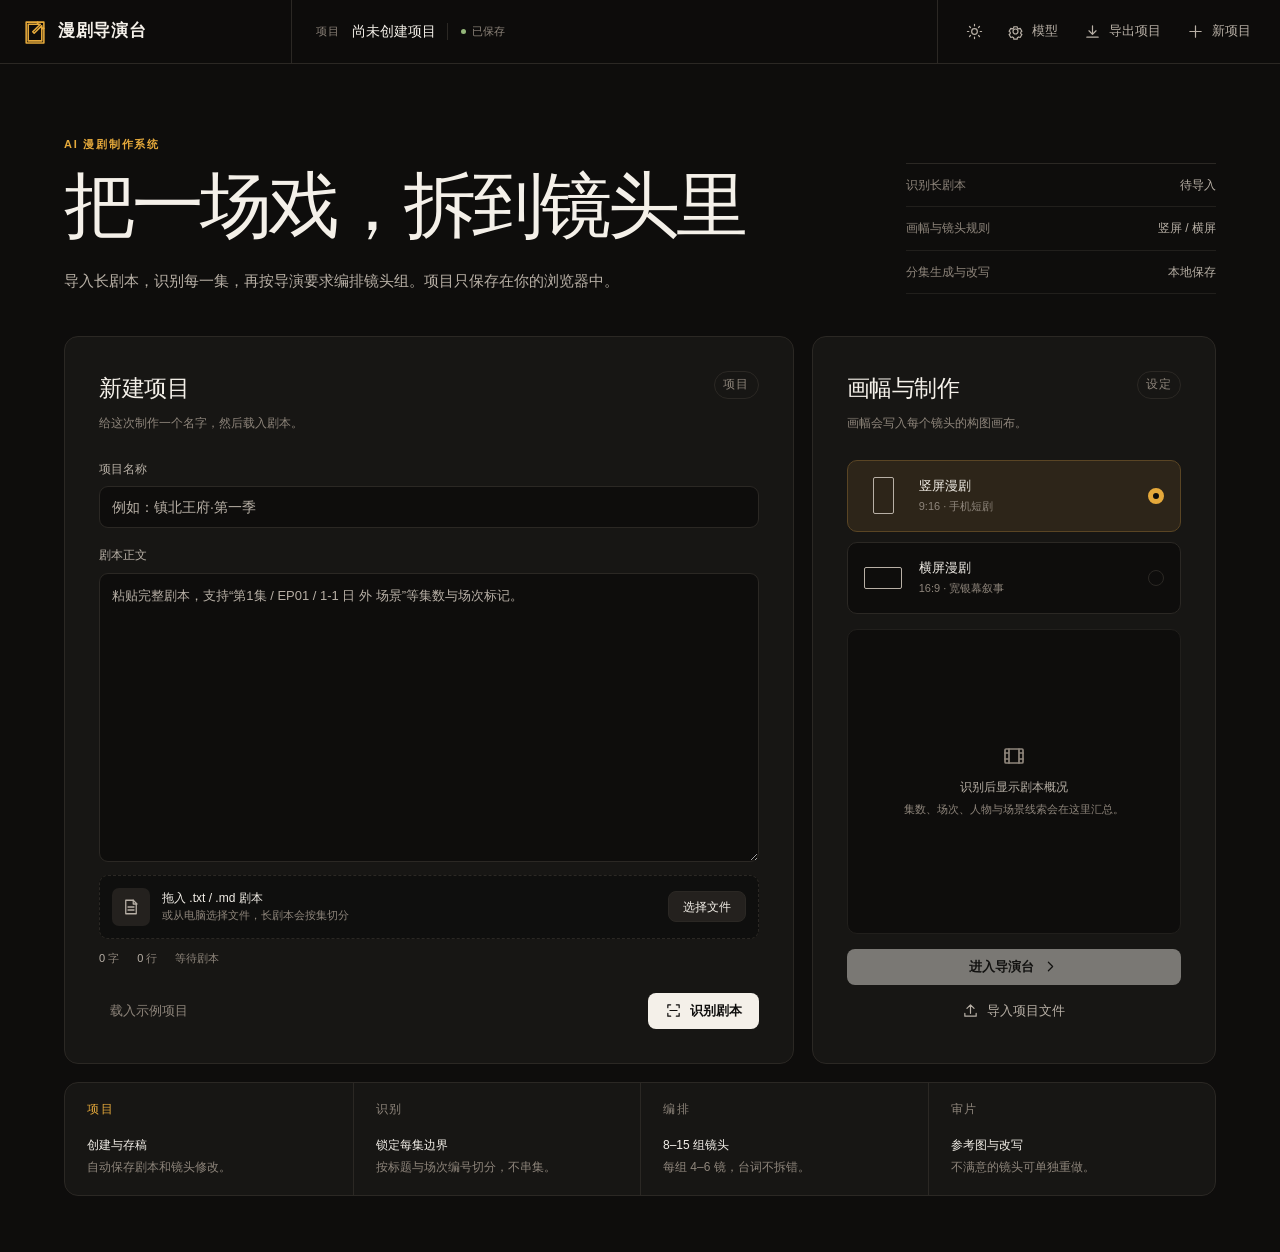
<file: index.html>
<!DOCTYPE html>
<html lang="zh-CN" data-theme="dark">
<head>
  <meta charset="UTF-8">
  <meta name="viewport" content="width=device-width, initial-scale=1.0">
  <meta name="theme-color" content="#0e0d0c">
  <title>AI 漫剧导演台</title>
  <link rel="icon" href="data:image/svg+xml,%3Csvg xmlns='http://www.w3.org/2000/svg' viewBox='0 0 32 32'%3E%3Crect width='32' height='32' rx='8' fill='%2314120f'/%3E%3Cpath d='M9 7h14v18H9z' fill='none' stroke='%23d7a86e' stroke-width='2'/%3E%3Cpath d='M12 7v18M20 7v18M9 12h3M9 17h3M9 22h3M20 12h3M20 17h3M20 22h3' stroke='%23d7a86e' stroke-width='1.5'/%3E%3C/svg%3E">
  <link rel="stylesheet" href="static/css/director.css?v=2.2">
</head>
<body>
  <svg class="svg-sprite" aria-hidden="true">
    <symbol id="i-mark" viewBox="0 0 24 24">
      <path d="M4 3h11v2H6v16h13V9h2v14H4V3Z"></path>
      <path d="M15 3h6v6h-2V6.4l-7.3 7.3-1.4-1.4L17.6 5H15V3Z"></path>
    </symbol>
    <symbol id="i-plus" viewBox="0 0 24 24">
      <path d="M12 4v16M4 12h16"></path>
    </symbol>
    <symbol id="i-minus" viewBox="0 0 24 24">
      <path d="M4 12h16"></path>
    </symbol>
    <symbol id="i-chevron-left" viewBox="0 0 24 24">
      <path d="m15 18-6-6 6-6"></path>
    </symbol>
    <symbol id="i-chevron-right" viewBox="0 0 24 24">
      <path d="m9 18 6-6-6-6"></path>
    </symbol>
    <symbol id="i-sun" viewBox="0 0 24 24">
      <circle cx="12" cy="12" r="4"></circle>
      <path d="M12 2v2M12 20v2M4.93 4.93l1.42 1.42M17.66 17.66l1.41 1.41M2 12h2M20 12h2M4.93 19.07l1.42-1.42M17.66 6.34l1.41-1.41"></path>
    </symbol>
    <symbol id="i-moon" viewBox="0 0 24 24">
      <path d="M20.5 14.2A8.5 8.5 0 0 1 9.8 3.5 8.5 8.5 0 1 0 20.5 14.2Z"></path>
    </symbol>
    <symbol id="i-settings" viewBox="0 0 24 24">
      <path d="M12 15.5a3.5 3.5 0 1 0 0-7 3.5 3.5 0 0 0 0 7Z"></path>
      <path d="m19.4 15 .1.1 1.5 1.2-2.4 4.1-1.8-.7-.2-.1a8 8 0 0 1-1.7 1l-.2.1-.3 2h-4.8l-.3-2-.2-.1a8 8 0 0 1-1.7-1l-.2.1-1.8.7-2.4-4.1 1.5-1.2.1-.1a8 8 0 0 1 0-2l-.1-.1-1.5-1.2 2.4-4.1 1.8.7.2.1a8 8 0 0 1 1.7-1l.2-.1.3-2h4.8l.3 2 .2.1a8 8 0 0 1 1.7 1l.2-.1 1.8-.7 2.4 4.1-1.5 1.2-.1.1a8 8 0 0 1 0 2Z"></path>
    </symbol>
    <symbol id="i-upload" viewBox="0 0 24 24">
      <path d="M12 16V4M7 9l5-5 5 5M4 16v4h16v-4"></path>
    </symbol>
    <symbol id="i-download" viewBox="0 0 24 24">
      <path d="M12 4v12M7 11l5 5 5-5M4 20h16"></path>
    </symbol>
    <symbol id="i-scan" viewBox="0 0 24 24">
      <path d="M4 8V4h4M16 4h4v4M20 16v4h-4M8 20H4v-4M7 12h10"></path>
    </symbol>
    <symbol id="i-spark" viewBox="0 0 24 24">
      <path d="m12 3 1.2 4.2L17 9l-3.8 1.8L12 15l-1.2-4.2L7 9l3.8-1.8L12 3Z"></path>
      <path d="m18.5 15 .7 2.3 2.3.7-2.3.7-.7 2.3-.7-2.3-2.3-.7 2.3-.7.7-2.3Z"></path>
    </symbol>
    <symbol id="i-image" viewBox="0 0 24 24">
      <rect x="3" y="4" width="18" height="16" rx="1"></rect>
      <circle cx="8.5" cy="9" r="1.5"></circle>
      <path d="m4 17 5-5 4 4 2-2 5 4"></path>
    </symbol>
    <symbol id="i-trash" viewBox="0 0 24 24">
      <path d="M4 7h16M9 3h6l1 4H8l1-4ZM7 7l1 14h8l1-14M10 11v6M14 11v6"></path>
    </symbol>
    <symbol id="i-copy" viewBox="0 0 24 24">
      <rect x="8" y="8" width="12" height="12" rx="1"></rect>
      <path d="M16 8V4H4v12h4"></path>
    </symbol>
    <symbol id="i-file" viewBox="0 0 24 24">
      <path d="M5 3h10l4 4v14H5V3Z"></path>
      <path d="M15 3v5h5M8 12h8M8 16h8"></path>
    </symbol>
    <symbol id="i-film" viewBox="0 0 24 24">
      <rect x="3" y="5" width="18" height="14" rx="1"></rect>
      <path d="M7 5v14M17 5v14M3 9h4M3 15h4M17 9h4M17 15h4"></path>
    </symbol>
    <symbol id="i-close" viewBox="0 0 24 24">
      <path d="m6 6 12 12M18 6 6 18"></path>
    </symbol>
    <symbol id="i-more" viewBox="0 0 24 24">
      <circle cx="5" cy="12" r="1"></circle>
      <circle cx="12" cy="12" r="1"></circle>
      <circle cx="19" cy="12" r="1"></circle>
    </symbol>
    <symbol id="i-reload" viewBox="0 0 24 24">
      <path d="M20 7v5h-5M4 17v-5h5"></path>
      <path d="M6.1 8.2A7 7 0 0 1 19 12M5 12a7 7 0 0 0 12.9 3.8"></path>
    </symbol>
  </svg>

  <div class="app-shell">
    <header class="topbar">
      <button class="brand" id="brandHome" aria-label="返回项目入口">
        <svg class="brand-mark" aria-hidden="true"><use href="#i-mark"></use></svg>
        <span class="brand-copy">
          <strong>漫剧导演台</strong>
        </span>
      </button>
      <div class="project-crumb" id="projectCrumb">
        <span class="crumb-label">项目</span>
        <span class="crumb-name">尚未创建</span>
        <span class="save-state" id="saveState">自动保存</span>
      </div>
      <div class="top-actions">
        <button class="icon-button" id="themeToggle" aria-label="切换日夜模式" title="切换日夜模式">
          <svg><use href="#i-sun"></use></svg>
        </button>
        <button class="text-button" id="modelButton">
          <svg><use href="#i-settings"></use></svg>
          <span>模型</span>
        </button>
        <button class="text-button top-export" id="exportProject">
          <svg><use href="#i-download"></use></svg>
          <span>导出项目</span>
        </button>
        <button class="text-button top-new" id="newProjectButton">
          <svg><use href="#i-plus"></use></svg>
          <span>新项目</span>
        </button>
      </div>
    </header>

    <main class="main-canvas">
      <section class="setup-view" id="setupView">
        <div class="setup-heading">
          <div>
            <p class="context-line">AI 漫剧制作系统</p>
            <h1>把一场戏，拆到镜头里</h1>
            <p class="setup-intro">导入长剧本，识别每一集，再按导演要求编排镜头组。项目只保存在你的浏览器中。</p>
          </div>
          <div class="setup-proof" aria-label="工作流">
            <div class="proof-row"><span>识别长剧本</span><b id="proofEpisodes">待导入</b></div>
            <div class="proof-row"><span>画幅与镜头规则</span><b>竖屏 / 横屏</b></div>
            <div class="proof-row"><span>分集生成与改写</span><b>本地保存</b></div>
          </div>
        </div>

        <div class="setup-grid">
          <section class="setup-card import-card">
            <div class="section-heading">
              <div>
                <h2>新建项目</h2>
                <p>给这次制作一个名字，然后载入剧本。</p>
              </div>
              <span class="step-marker">项目</span>
            </div>
            <label class="field">
              <span>项目名称</span>
              <input type="text" id="projectNameInput" maxlength="60" placeholder="例如：镇北王府·第一季">
            </label>
            <label class="field script-field">
              <span>剧本正文</span>
              <textarea id="scriptInput" rows="12" placeholder="粘贴完整剧本，支持“第1集 / EP01 / 1-1 日 外 场景”等集数与场次标记。"></textarea>
            </label>
            <div class="drop-row" id="scriptDrop">
              <div class="drop-icon"><svg><use href="#i-file"></use></svg></div>
              <div>
                <strong>拖入 .txt / .md 剧本</strong>
                <span>或从电脑选择文件，长剧本会按集切分</span>
              </div>
              <label class="secondary-button">
                选择文件
                <input type="file" id="scriptFile" accept=".txt,.md,text/plain,text/markdown" hidden>
              </label>
            </div>
            <div class="script-metrics">
              <span><b id="scriptChars">0</b> 字</span>
              <span><b id="scriptLines">0</b> 行</span>
              <span id="scriptFileState">等待剧本</span>
            </div>
            <div class="setup-actions">
              <button class="text-button subtle" id="loadDemoButton">载入示例项目</button>
              <span class="spacer"></span>
              <button class="primary-button" id="scanScriptButton">
                <svg><use href="#i-scan"></use></svg>
                识别剧本
              </button>
            </div>
          </section>

          <section class="setup-card orientation-card">
            <div class="section-heading">
              <div>
                <h2>画幅与制作</h2>
                <p>画幅会写入每个镜头的构图画布。</p>
              </div>
              <span class="step-marker">设定</span>
            </div>
            <div class="format-options" role="radiogroup" aria-label="视频画幅">
              <button class="format-option selected" data-format="vertical" role="radio" aria-checked="true">
                <span class="format-frame vertical-frame"></span>
                <span><strong>竖屏漫剧</strong><small>9:16 · 手机短剧</small></span>
                <span class="format-check"></span>
              </button>
              <button class="format-option" data-format="horizontal" role="radio" aria-checked="false">
                <span class="format-frame horizontal-frame"></span>
                <span><strong>横屏漫剧</strong><small>16:9 · 宽银幕叙事</small></span>
                <span class="format-check"></span>
              </button>
            </div>
            <div class="scan-summary" id="scanSummary" aria-live="polite">
              <div class="summary-empty">
                <svg><use href="#i-film"></use></svg>
                <strong>识别后显示剧本概况</strong>
                <span>集数、场次、人物与场景线索会在这里汇总。</span>
              </div>
            </div>
            <button class="primary-button full-width" id="enterWorkspace" disabled>
              进入导演台
              <svg><use href="#i-chevron-right"></use></svg>
            </button>
            <button class="text-button import-project" id="importProjectButton">
              <svg><use href="#i-upload"></use></svg>
              导入项目文件
            </button>
            <input type="file" id="projectFile" accept=".json,application/json" hidden>
          </section>
        </div>

        <div class="workflow-strip" aria-label="导演台工作流">
          <div class="workflow-item"><span class="workflow-state done">项目</span><strong>创建与存稿</strong><p>自动保存剧本和镜头修改。</p></div>
          <div class="workflow-item"><span class="workflow-state">识别</span><strong>锁定每集边界</strong><p>按标题与场次编号切分，不串集。</p></div>
          <div class="workflow-item"><span class="workflow-state">编排</span><strong>8–15 组镜头</strong><p>每组 4–6 镜，台词不拆错。</p></div>
          <div class="workflow-item"><span class="workflow-state">审片</span><strong>参考图与改写</strong><p>不满意的镜头可单独重做。</p></div>
        </div>
      </section>

      <section class="director-view" id="directorView" hidden>
        <aside class="episode-rail" id="episodeRail">
          <div class="rail-heading">
            <div>
              <h2>分集与任务</h2>
              <p id="projectMeta">尚未识别剧本</p>
            </div>
            <button class="icon-button quiet" id="projectMenuButton" aria-label="项目设置">
              <svg><use href="#i-more"></use></svg>
            </button>
          </div>
          <div class="rail-summary">
            <div><span>集数</span><strong id="episodeCount">0</strong></div>
            <div><span>已生成</span><strong id="generatedCount">0</strong></div>
            <div><span>镜头</span><strong id="shotCount">0</strong></div>
          </div>
          <label class="search-field">
            <span class="sr-only">搜索集数</span>
            <input type="search" id="episodeSearch" placeholder="搜索集数">
          </label>
          <div class="rail-tools">
            <label class="check-row select-all">
              <input type="checkbox" id="selectAllEpisodes">
              <span>选择全部</span>
            </label>
            <span id="selectedEpisodeCount">已选 0 集</span>
          </div>
          <div class="episode-list" id="episodeList"></div>
          <div class="generation-panel" id="generationPanel">
            <div class="generation-meta">
              <span id="generationLabel">等待选择集数</span>
              <span id="generationPercent">0%</span>
            </div>
            <div class="progress-track"><div class="progress-fill" id="generationProgress"></div></div>
            <div class="generation-stage" id="generationStage"></div>
            <div class="generation-actions">
              <button class="primary-button" id="generateSelected">
                <svg><use href="#i-spark"></use></svg>
                生成所选分镜
              </button>
              <button class="secondary-button cancel-button" id="cancelGeneration" hidden>停止</button>
            </div>
          </div>
          <div class="rail-footer">
            <button class="rail-link" id="rulesButton">
              <svg><use href="#i-settings"></use></svg>
              分镜配置
            </button>
            <a class="rail-link" href="assets.html">
              <svg><use href="#i-file"></use></svg>
              资产工作台
            </a>
          </div>
        </aside>

        <section class="shot-canvas" id="shotCanvas">
          <div class="canvas-heading">
            <div class="episode-title-wrap">
              <button class="icon-button quiet mobile-back" id="mobileBackToEpisodes" aria-label="返回集数">
                <svg><use href="#i-chevron-left"></use></svg>
              </button>
              <div>
                <h1 id="currentEpisodeTitle">选择一个集数</h1>
                <p id="currentEpisodeMeta">从左侧勾选并生成分镜，或查看已生成的镜头。</p>
              </div>
            </div>
            <div class="canvas-actions">
              <button class="secondary-button" id="retryEpisode" hidden>
                <svg><use href="#i-reload"></use></svg>
                重试本集
              </button>
              <button class="primary-button" id="generateCurrentEpisode" disabled>
                生成当前集
              </button>
            </div>
          </div>

          <div class="empty-state" id="emptyStoryboard">
            <div class="empty-frame">
              <span class="frame-corner top-left"></span>
              <span class="frame-corner top-right"></span>
              <span class="frame-corner bottom-left"></span>
              <span class="frame-corner bottom-right"></span>
              <svg><use href="#i-film"></use></svg>
            </div>
            <h2>镜头还没有入场</h2>
            <p>选择左侧一个或多个集数，导演台会按 8–15 组、每组 4–6 镜的结构拆分。</p>
            <button class="secondary-button" id="emptyGenerateButton">生成当前集</button>
          </div>

          <div class="storyboard-workspace" id="storyboardWorkspace" hidden>
            <div class="group-toolbar">
              <div class="group-switcher" id="groupSwitcher" role="tablist" aria-label="镜头组"></div>
              <div class="group-tools">
                <button class="copy-group-trigger" id="copyGroupPromptTop" type="button" data-copy-group>
                  <svg><use href="#i-copy"></use></svg>
                  复制本组提示词
                </button>
                <button class="icon-button quiet" id="previousGroup" aria-label="上一组" title="上一组">
                  <svg><use href="#i-chevron-left"></use></svg>
                </button>
                <span class="group-counter" id="groupCounter">0 / 0</span>
                <button class="icon-button quiet" id="nextGroup" aria-label="下一组" title="下一组">
                  <svg><use href="#i-chevron-right"></use></svg>
                </button>
                <button class="secondary-button compact" id="addGroup">
                  <svg><use href="#i-plus"></use></svg>
                  加一组
                </button>
              </div>
            </div>

            <div class="group-meta-bar">
              <label>
                <span>组标题</span>
                <input id="groupTitleInput" type="text" placeholder="第1组">
              </label>
              <label class="location-field">
                <span>场景 / 调度</span>
                <input id="groupLocationInput" type="text" placeholder="场景与人物位置">
              </label>
              <label>
                <span>情绪</span>
                <input id="groupEmotionInput" type="text" placeholder="紧张、克制…">
              </label>
              <label class="duration-field">
                <span>总时长</span>
                <input id="groupDurationInput" type="number" min="1" max="60" step="0.5">
              </label>
              <button class="icon-button danger-hover" id="deleteGroup" aria-label="删除当前组" title="删除当前组">
                <svg><use href="#i-trash"></use></svg>
              </button>
            </div>

            <div class="director-sheet" id="shotGrid"></div>

            <div class="timeline-panel">
              <div class="timeline-heading">
                <h2>本组时间轴</h2>
                <span id="timelineTotal">0 秒</span>
              </div>
              <div class="shot-timeline" id="shotTimeline"></div>
              <div class="timeline-actions">
                <button class="secondary-button" id="addShot">
                  <svg><use href="#i-plus"></use></svg>
                  增加镜头
                </button>
                <button class="text-button copy-group-prompt" id="copyGroupPrompt" type="button" data-copy-group>
                  <svg><use href="#i-copy"></use></svg>
                  复制本组提示词
                </button>
                <button class="text-button" id="duplicateGroup">
                  <svg><use href="#i-plus"></use></svg>
                  复制为新组
                </button>
                <button class="text-button" id="copyEpisode">
                  <svg><use href="#i-copy"></use></svg>
                  复制本集
                </button>
              </div>
            </div>
          </div>
        </section>

        <aside class="shot-inspector" id="shotInspector">
          <div class="inspector-heading">
            <div>
              <h2>镜头审阅</h2>
              <p id="shotInspectorMeta">选择画面中的镜头开始修改</p>
            </div>
            <button class="icon-button quiet mobile-back" id="mobileBackToShots" aria-label="返回镜头">
              <svg><use href="#i-chevron-left"></use></svg>
            </button>
          </div>
          <div class="inspector-empty" id="inspectorEmpty">
            <svg><use href="#i-film"></use></svg>
            <strong>尚未选择镜头</strong>
            <span>点选导演分镜表中的镜头行，可编辑画面、台词与参考图。</span>
          </div>
          <form class="shot-form" id="shotForm" hidden>
            <div class="shot-id-row">
              <span id="shotNumber">镜头 01</span>
              <button type="button" class="icon-button danger-hover" id="deleteShot" aria-label="删除镜头">
                <svg><use href="#i-trash"></use></svg>
              </button>
            </div>
            <div class="form-grid compact-grid">
              <label class="field"><span>景别</span><input name="size" type="text" placeholder="近景"></label>
              <label class="field"><span>角度</span><input name="angle" type="text" placeholder="平拍"></label>
              <label class="field"><span>运镜</span><input name="movement" type="text" placeholder="缓推"></label>
              <label class="field"><span>时长（秒）</span><input name="duration" type="number" min="0.5" max="20" step="0.5"></label>
            </div>
            <label class="field"><span>画面</span><textarea name="visual" rows="3" placeholder="人物、动作、构图与视线关系"></textarea></label>
            <label class="field"><span>台词</span><textarea name="dialogue" rows="2" placeholder="保留剧本原台词；没有则留空"></textarea></label>
            <div class="form-grid compact-grid">
              <label class="field"><span>光影</span><input name="lighting" type="text" placeholder="侧逆光、暖色台灯"></label>
              <label class="field"><span>特效 / 环境</span><input name="effects" type="text" placeholder="雨丝、灰尘、衣摆"></label>
            </div>
            <label class="field"><span>最终分镜提示词</span><textarea name="prompt" rows="5" placeholder="用于生成画面的完整提示词"></textarea></label>

            <div class="reference-block">
              <div class="reference-heading">
                <div>
                  <strong>本镜视觉参考</strong>
                  <span>按人物、场景、道具分类导入；生成时只参考对应视觉特征</span>
                </div>
                <button type="button" class="text-button" id="addReference">
                  <svg><use href="#i-plus"></use></svg>
                  导入
                </button>
              </div>
              <input type="file" id="referenceFile" accept="image/*" hidden>
              <label class="reference-search">
                <svg><use href="#i-scan"></use></svg>
                <input id="referenceSearch" type="search" placeholder="搜索资产名称" autocomplete="off">
              </label>
              <div class="reference-tabs" id="referenceTypeTabs">
                <button type="button" class="active" data-ref-type="character">人物</button>
                <button type="button" data-ref-type="scene">场景</button>
                <button type="button" data-ref-type="prop">道具</button>
              </div>
              <div class="reference-list" id="referenceList"></div>
              <button type="button" class="secondary-button full-width reference-regenerate" id="regenerateWithReferences">
                <svg><use href="#i-scan"></use></svg>
                按参考图重新生成当前镜
              </button>
            </div>

            <div class="rewrite-block">
              <div class="rewrite-heading">
                <strong>改写这个镜头</strong>
                <span>只替换当前镜头，不影响其余分镜</span>
              </div>
              <textarea id="shotIdea" rows="3" placeholder="例：不要正面特写，改为从屏风后缓慢推近，突出她攥紧袖口的手。"></textarea>
              <button type="button" class="primary-button full-width" id="rewriteShot">
                <svg><use href="#i-spark"></use></svg>
                按我的想法重写
              </button>
            </div>
            <div class="inspector-save">
              <span id="shotSaveStatus">修改自动保存</span>
              <button type="submit" class="secondary-button compact">保存镜头</button>
            </div>
          </form>
        </aside>

        <nav class="mobile-nav" aria-label="导演台区域">
          <button class="active" data-mobile-view="episodes"><span>集数</span></button>
          <button data-mobile-view="groups"><span>镜头组</span></button>
          <button data-mobile-view="detail"><span>镜头审阅</span></button>
        </nav>
      </section>
    </main>
  </div>

  <div class="modal-backdrop" id="settingsModal" hidden>
    <section class="modal" role="dialog" aria-modal="true" aria-labelledby="settingsTitle">
      <div class="modal-head">
        <div><h2 id="settingsTitle">模型连接</h2><p>浏览器保存密钥，不写入项目文件。</p></div>
        <button class="icon-button" data-close-modal="settingsModal" aria-label="关闭"><svg><use href="#i-close"></use></svg></button>
      </div>
      <div class="modal-body">
        <div class="notice" id="modelConnectionNotice">
          <strong>模型设置</strong>
          <span>可从已配置的厂商中选择，也可以使用 OpenAI 兼容接口。</span>
        </div>
        <div class="form-grid">
          <label class="field"><span>模型厂商</span><select id="providerSelect"></select></label>
          <label class="field"><span>模型名称</span><input type="text" id="modelNameInput" list="modelNames" placeholder="模型名称"><datalist id="modelNames"></datalist></label>
          <label class="field span-2"><span>API 地址</span><input type="url" id="baseUrlInput" placeholder="https://api.example.com/v1"></label>
          <label class="field span-2"><span>API Key</span><input type="password" id="apiKeyInput" autocomplete="off" placeholder="sk-…"></label>
          <label class="field"><span>Temperature</span><input type="number" id="temperatureInput" min="0" max="2" step="0.1"></label>
          <label class="field"><span>单集输出上限</span><input type="number" id="maxTokensInput" min="2000" max="65536" step="1000"></label>
        </div>
        <label class="check-row vision-check">
          <input type="checkbox" id="visionInput">
          <span>向模型发送参考图</span>
          <small>仅对支持图片输入的视觉模型开启；失败时自动退回文字参考说明。</small>
        </label>
        <div class="connection-state" id="connectionState"></div>
      </div>
      <div class="modal-foot">
        <button class="text-button" id="testConnection">测试连接</button>
        <span class="spacer"></span>
        <button class="secondary-button" data-close-modal="settingsModal">取消</button>
        <button class="primary-button" id="saveModelSettings">保存设置</button>
      </div>
    </section>
  </div>

  <div class="modal-backdrop" id="rulesModal" hidden>
    <section class="modal modal-wide" role="dialog" aria-modal="true" aria-labelledby="rulesTitle">
      <div class="modal-head">
        <div><h2 id="rulesTitle">分镜提示词配置</h2><p>这里的规则会随每次分镜和改写的请求一起发送。</p></div>
        <button class="icon-button" data-close-modal="rulesModal" aria-label="关闭"><svg><use href="#i-close"></use></svg></button>
      </div>
      <div class="modal-body">
        <div class="rules-actions">
          <label class="secondary-button">
            <svg><use href="#i-upload"></use></svg>
            导入配置
            <input type="file" id="rulesFile" accept=".txt,.md,text/plain,text/markdown" hidden>
          </label>
          <button class="text-button" id="resetRules">恢复默认</button>
          <span id="rulesFileLabel">支持 .txt / .md</span>
        </div>
        <label class="field">
          <span>导演与提示词规则</span>
          <textarea id="rulesInput" rows="20"></textarea>
        </label>
      </div>
      <div class="modal-foot">
        <span class="spacer"></span>
        <button class="secondary-button" data-close-modal="rulesModal">取消</button>
        <button class="primary-button" id="saveRules">保存配置</button>
      </div>
    </section>
  </div>

  <div class="scan-overlay" id="scanOverlay" hidden aria-live="polite">
    <div class="scan-window">
      <div class="scan-corners"><i></i><i></i><i></i><i></i></div>
      <div class="scan-line"></div>
      <div class="scan-title">正在通读剧本</div>
      <div class="scan-stage" id="scanStage">扫描集数标题</div>
      <div class="scan-progress"><span id="scanProgress"></span></div>
      <div class="scan-meta" id="scanMeta">准备识别剧本边界</div>
    </div>
  </div>

  <div class="generation-overlay" id="generationOverlay" hidden aria-live="polite">
    <div class="generation-beam"></div>
    <div class="generation-grain"></div>
    <div class="generation-frame" aria-hidden="true">
      <span class="generation-frame-label">DIRECTOR / STORYBOARD</span>
      <div class="generation-reel">
        <i></i><i></i><i></i><i></i>
      </div>
      <div class="generation-reticle">
        <span></span><span></span><span></span><span></span>
      </div>
    </div>
    <div class="generation-content">
      <div class="generation-kicker">
        <span>漫剧镜头编排</span>
        <b id="generationOverlayPercent">0%</b>
      </div>
      <strong id="generationOverlayTitle">拆解镜头语言</strong>
      <small id="generationOverlayMeta">正在保持台词与集数边界</small>
      <div class="generation-overlay-progress"><span id="generationOverlayProgress"></span></div>
      <div class="generation-shot-skeleton" aria-hidden="true">
        <i></i><i></i><i></i><i></i><i></i>
      </div>
      <div class="generation-footer">
        <span id="generationOverlayStage">读取剧本节拍</span>
        <span>镜头连续性校验中</span>
      </div>
      <button class="generation-cancel" id="generationOverlayCancel" type="button">停止生成</button>
    </div>
  </div>

  <div class="toast" id="toast" role="status" aria-live="polite"></div>

  <script src="static/js/prompts.js?v=2.4"></script>
  <script src="static/js/director.js?v=2.1"></script>
</body>
</html>
</file>
<file: static/css/director.css>
:root {
  color-scheme: dark;
  --ground: #0e0d0c;
  --panel: #171614;
  --raised: #24211e;
  --raised-2: #2d2925;
  --line: #2b2824;
  --line-soft: #211f1c;
  --text: #f4f0e9;
  --muted: #b8b0a6;
  --faint: #8e857b;
  --accent: #e5a93b;
  --accent-soft: #2d2519;
  --accent-line: #5a4524;
  --positive: #94b77a;
  --danger: #df756c;
  --danger-soft: #30201e;
  --focus: #f0c56b;
  --shadow: 0 20px 60px rgb(0 0 0 / 34%);
  --radius: 14px;
  --radius-sm: 9px;
  --topbar-h: 64px;
  --rail-w: 292px;
  --inspector-w: 364px;
  --ease: cubic-bezier(.2, .72, .2, 1);
  --font-ui: "Noto Sans SC", "Source Han Sans SC", "Microsoft YaHei UI", "PingFang SC", sans-serif;
  --font-display: "Noto Serif SC", "Source Han Serif SC", "Songti SC", serif;
}

[data-theme="light"] {
  color-scheme: light;
  --ground: #f1eee8;
  --panel: #faf8f3;
  --raised: #e8e3da;
  --raised-2: #ddd6cb;
  --line: #d3ccc1;
  --line-soft: #e2ddd4;
  --text: #211e1a;
  --muted: #605950;
  --faint: #837a70;
  --accent: #9b6511;
  --accent-soft: #f2e5cb;
  --accent-line: #d0b27d;
  --positive: #4e733b;
  --danger: #a43d35;
  --danger-soft: #f2deda;
  --focus: #744a0b;
  --shadow: 0 22px 60px rgb(74 57 38 / 16%);
}

* {
  box-sizing: border-box;
}

html {
  min-width: 320px;
  background: var(--ground);
  scroll-behavior: smooth;
}

body {
  margin: 0;
  min-height: 100vh;
  overflow-x: hidden;
  background: var(--ground);
  color: var(--text);
  font-family: var(--font-ui);
  font-size: 14px;
  font-weight: 400;
  line-height: 1.55;
  -webkit-font-smoothing: antialiased;
  text-rendering: optimizeLegibility;
}

button,
input,
textarea,
select {
  color: inherit;
  font: inherit;
}

button,
a,
label {
  -webkit-tap-highlight-color: transparent;
}

button {
  border: 0;
}

button:not(:disabled),
a,
label[for],
label:has(input[type="file"]) {
  cursor: pointer;
}

button:disabled {
  cursor: not-allowed;
  opacity: .45;
}

a {
  color: inherit;
  text-decoration: none;
}

svg {
  display: block;
  fill: none;
  stroke: currentColor;
  stroke-linecap: round;
  stroke-linejoin: round;
  stroke-width: 1.7;
}

::selection {
  background: var(--accent);
  color: #17120a;
}

::-webkit-scrollbar {
  width: 10px;
  height: 10px;
}

::-webkit-scrollbar-track {
  background: transparent;
}

::-webkit-scrollbar-thumb {
  border: 3px solid transparent;
  border-radius: 999px;
  background: color-mix(in srgb, var(--muted) 36%, transparent);
  background-clip: padding-box;
}

::-webkit-scrollbar-thumb:hover {
  background: color-mix(in srgb, var(--muted) 56%, transparent);
  background-clip: padding-box;
}

:focus-visible {
  outline: 2px solid var(--focus);
  outline-offset: 2px;
}

[hidden] {
  display: none !important;
}

.svg-sprite {
  position: absolute;
  width: 0;
  height: 0;
  overflow: hidden;
}

.sr-only {
  position: absolute !important;
  width: 1px;
  height: 1px;
  padding: 0;
  margin: -1px;
  overflow: hidden;
  clip: rect(0, 0, 0, 0);
  white-space: nowrap;
  border: 0;
}

.spacer {
  flex: 1;
}

.app-shell {
  min-height: 100vh;
}

.topbar {
  position: sticky;
  z-index: 40;
  top: 0;
  display: grid;
  grid-template-columns: var(--rail-w) minmax(0, 1fr) auto;
  width: 100%;
  height: var(--topbar-h);
  border-bottom: 1px solid var(--line);
  background: color-mix(in srgb, var(--ground) 94%, transparent);
  backdrop-filter: blur(16px);
}

.brand {
  display: flex;
  align-items: center;
  gap: 11px;
  height: 100%;
  padding: 0 22px;
  border-right: 1px solid var(--line);
  background: transparent;
  color: var(--text);
  text-align: left;
}

.brand-mark {
  width: 25px;
  height: 25px;
  color: var(--accent);
  stroke-width: 1.5;
}

.brand-copy {
  display: grid;
  line-height: 1.1;
}

.brand-copy strong {
  font-family: var(--font-display);
  font-size: 17px;
  font-weight: 600;
  letter-spacing: .04em;
}

.brand-copy small {
  margin-top: 5px;
  color: var(--faint);
  font-size: 8px;
  font-weight: 600;
  letter-spacing: .18em;
}

.project-crumb {
  display: flex;
  min-width: 0;
  align-items: center;
  gap: 11px;
  padding: 0 24px;
}

.crumb-label {
  color: var(--faint);
  font-size: 11px;
  letter-spacing: .12em;
}

.crumb-name {
  min-width: 0;
  overflow: hidden;
  font-weight: 500;
  text-overflow: ellipsis;
  white-space: nowrap;
}

.save-state {
  display: inline-flex;
  align-items: center;
  gap: 6px;
  padding-left: 13px;
  border-left: 1px solid var(--line);
  color: var(--faint);
  font-size: 11px;
  white-space: nowrap;
}

.save-state::before {
  width: 5px;
  height: 5px;
  border-radius: 50%;
  background: var(--positive);
  content: "";
}

.save-state.saving::before {
  background: var(--accent);
  animation: status-pulse 1.1s infinite;
}

.save-state.error::before {
  background: var(--danger);
}

.top-actions {
  display: flex;
  align-items: center;
  gap: 4px;
  padding: 0 18px;
  border-left: 1px solid var(--line);
}

.icon-button,
.text-button,
.primary-button,
.secondary-button {
  display: inline-flex;
  min-height: 36px;
  align-items: center;
  justify-content: center;
  gap: 8px;
  border-radius: 8px;
  transition:
    color .18s var(--ease),
    background-color .18s var(--ease),
    border-color .18s var(--ease),
    transform .18s var(--ease);
}

.icon-button svg,
.text-button svg,
.primary-button svg,
.secondary-button svg {
  width: 17px;
  height: 17px;
  flex: 0 0 auto;
}

.icon-button {
  width: 36px;
  padding: 0;
  background: transparent;
  color: var(--muted);
}

.icon-button:hover {
  background: var(--raised);
  color: var(--text);
}

.icon-button.quiet {
  width: 32px;
  min-height: 32px;
}

.text-button {
  padding: 0 11px;
  background: transparent;
  color: var(--muted);
  font-size: 13px;
}

.text-button:hover {
  background: var(--raised);
  color: var(--text);
}

.text-button.subtle {
  color: var(--faint);
}

.primary-button {
  padding: 0 17px;
  background: var(--text);
  color: var(--ground);
  font-size: 13px;
  font-weight: 600;
}

.primary-button:hover:not(:disabled) {
  transform: translateY(-1px);
  background: var(--accent);
  color: #19140c;
}

.primary-button:active:not(:disabled),
.secondary-button:active:not(:disabled) {
  transform: translateY(0) scale(.98);
}

.secondary-button {
  min-height: 36px;
  padding: 0 14px;
  border: 1px solid var(--line);
  background: var(--raised);
  color: var(--text);
  font-size: 12px;
}

.secondary-button:hover {
  border-color: var(--raised-2);
  background: var(--raised-2);
}

.secondary-button.compact {
  min-height: 31px;
  padding: 0 11px;
}

.danger-hover:hover {
  background: var(--danger-soft);
  color: var(--danger);
}

.full-width {
  width: 100%;
}

.main-canvas {
  min-height: calc(100vh - var(--topbar-h));
}

/* ---------- Setup ---------- */

.setup-view {
  width: min(1440px, 100%);
  margin: 0 auto;
  padding: 72px clamp(24px, 5vw, 80px) 56px;
  animation: view-in .7s var(--ease) both;
}

.setup-heading {
  display: grid;
  grid-template-columns: minmax(0, 1fr) 310px;
  align-items: end;
  gap: clamp(32px, 7vw, 110px);
  margin-bottom: 42px;
}

.context-line {
  margin: 0 0 15px;
  color: var(--accent);
  font-size: 11px;
  font-weight: 600;
  letter-spacing: .16em;
  text-transform: uppercase;
}

.setup-heading h1 {
  max-width: 760px;
  margin: 0;
  font-family: var(--font-display);
  font-size: clamp(38px, 5.8vw, 72px);
  font-weight: 500;
  letter-spacing: -.055em;
  line-height: 1.06;
}

.setup-intro {
  max-width: 620px;
  margin: 23px 0 0;
  color: var(--muted);
  font-size: 15px;
  line-height: 1.8;
}

.setup-proof {
  border-top: 1px solid var(--line);
}

.proof-row {
  display: flex;
  justify-content: space-between;
  gap: 16px;
  padding: 12px 0;
  border-bottom: 1px solid var(--line-soft);
  color: var(--faint);
  font-size: 12px;
}

.proof-row b {
  color: var(--muted);
  font-weight: 500;
  text-align: right;
}

.setup-grid {
  display: grid;
  grid-template-columns: minmax(0, 1.48fr) minmax(320px, .82fr);
  gap: 18px;
}

.setup-card {
  padding: clamp(22px, 3vw, 34px);
  border: 1px solid var(--line);
  border-radius: var(--radius);
  background: var(--panel);
}

.section-heading {
  display: flex;
  align-items: flex-start;
  justify-content: space-between;
  gap: 18px;
  margin-bottom: 27px;
}

.section-heading h2 {
  margin: 0;
  font-family: var(--font-display);
  font-size: 23px;
  font-weight: 500;
  letter-spacing: -.02em;
}

.section-heading p {
  margin: 7px 0 0;
  color: var(--faint);
  font-size: 12px;
}

.step-marker {
  padding: 4px 8px;
  border: 1px solid var(--line);
  border-radius: 999px;
  color: var(--faint);
  font-size: 10px;
  letter-spacing: .1em;
}

.field {
  display: grid;
  gap: 8px;
  min-width: 0;
}

.field > span {
  color: var(--muted);
  font-size: 12px;
  font-weight: 500;
}

input,
textarea,
select {
  width: 100%;
  border: 1px solid var(--line);
  border-radius: var(--radius-sm);
  outline: 0;
  background: var(--ground);
  color: var(--text);
  transition:
    border-color .18s var(--ease),
    background-color .18s var(--ease);
}

input {
  height: 42px;
  padding: 0 12px;
}

textarea {
  min-height: 90px;
  padding: 11px 12px;
  resize: vertical;
  line-height: 1.7;
}

select {
  height: 42px;
  padding: 0 32px 0 12px;
}

input::placeholder,
textarea::placeholder {
  color: var(--muted);
}

input:focus,
textarea:focus,
select:focus {
  border-color: var(--accent-line);
  background: color-mix(in srgb, var(--ground) 86%, var(--accent) 14%);
}

.script-field {
  margin-top: 18px;
}

.script-field textarea {
  min-height: 258px;
  font-family: "Noto Sans Mono CJK SC", "Sarasa Mono SC", var(--font-ui);
  font-size: 13px;
}

.drop-row {
  display: grid;
  grid-template-columns: 38px minmax(0, 1fr) auto;
  align-items: center;
  gap: 12px;
  margin-top: 13px;
  padding: 12px;
  border: 1px dashed var(--line);
  border-radius: var(--radius-sm);
  background: color-mix(in srgb, var(--ground) 70%, transparent);
  transition:
    border-color .2s var(--ease),
    background-color .2s var(--ease);
}

.drop-row.dragging {
  border-color: var(--accent);
  background: var(--accent-soft);
}

.drop-icon {
  display: grid;
  width: 38px;
  height: 38px;
  place-items: center;
  border-radius: 7px;
  background: var(--raised);
  color: var(--muted);
}

.drop-icon svg {
  width: 18px;
  height: 18px;
}

.drop-row > div:nth-child(2) {
  display: grid;
  min-width: 0;
  line-height: 1.45;
}

.drop-row strong {
  font-size: 12px;
  font-weight: 500;
}

.drop-row span {
  color: var(--faint);
  font-size: 11px;
}

.drop-row .secondary-button {
  min-height: 31px;
}

.script-metrics {
  display: flex;
  flex-wrap: wrap;
  gap: 8px 18px;
  margin-top: 11px;
  color: var(--faint);
  font-size: 11px;
}

.script-metrics b {
  color: var(--muted);
  font-weight: 500;
  font-variant-numeric: tabular-nums;
}

.setup-actions {
  display: flex;
  align-items: center;
  gap: 10px;
  margin-top: 26px;
}

.orientation-card {
  display: flex;
  flex-direction: column;
}

.format-options {
  display: grid;
  gap: 10px;
}

.format-option {
  display: grid;
  grid-template-columns: 43px minmax(0, 1fr) 18px;
  align-items: center;
  gap: 14px;
  width: 100%;
  min-height: 72px;
  padding: 12px 14px;
  border: 1px solid var(--line);
  border-radius: 10px;
  background: var(--ground);
  color: var(--text);
  text-align: left;
  transition:
    border-color .18s var(--ease),
    background-color .18s var(--ease);
}

.format-option:hover {
  border-color: var(--raised-2);
  background: var(--raised);
}

.format-option.selected {
  border-color: var(--accent-line);
  background: var(--accent-soft);
}

.format-frame {
  display: block;
  justify-self: center;
  border: 1.5px solid var(--muted);
  border-radius: 2px;
}

.vertical-frame {
  width: 21px;
  height: 37px;
}

.horizontal-frame {
  width: 38px;
  height: 22px;
}

.format-option > span:nth-child(2) {
  display: grid;
  gap: 2px;
}

.format-option strong {
  font-size: 13px;
  font-weight: 500;
}

.format-option small {
  color: var(--faint);
  font-size: 11px;
}

.format-check {
  display: grid;
  width: 16px;
  height: 16px;
  place-items: center;
  border: 1px solid var(--line);
  border-radius: 50%;
}

.format-option.selected .format-check {
  border: 5px solid var(--accent);
  background: var(--ground);
}

.scan-summary {
  display: flex;
  flex: 1;
  min-height: 166px;
  align-items: stretch;
  margin: 15px 0;
  border: 1px solid var(--line-soft);
  border-radius: 10px;
  background: var(--ground);
}

.summary-empty {
  display: flex;
  width: 100%;
  flex-direction: column;
  align-items: center;
  justify-content: center;
  padding: 20px;
  color: var(--faint);
  text-align: center;
}

.summary-empty svg {
  width: 24px;
  height: 24px;
  margin-bottom: 10px;
}

.summary-empty strong {
  color: var(--muted);
  font-size: 12px;
  font-weight: 500;
}

.summary-empty span {
  margin-top: 4px;
  font-size: 11px;
}

.scan-content {
  display: grid;
  width: 100%;
  grid-template-columns: 1fr 1fr;
  align-content: center;
  padding: 18px;
  text-align: left;
}

.scan-content .summary-main {
  grid-column: 1 / -1;
  margin-bottom: 15px;
  padding-bottom: 14px;
  border-bottom: 1px solid var(--line-soft);
}

.summary-main strong {
  display: block;
  color: var(--text);
  font-family: var(--font-display);
  font-size: 19px;
  font-weight: 500;
}

.summary-main span {
  color: var(--faint);
  font-size: 11px;
}

.scan-stat {
  display: grid;
  gap: 1px;
  padding: 5px 0;
}

.scan-stat b {
  color: var(--text);
  font-size: 18px;
  font-weight: 500;
  font-variant-numeric: tabular-nums;
}

.scan-stat span {
  color: var(--faint);
  font-size: 10px;
}

.import-project {
  width: 100%;
  margin-top: 8px;
}

.workflow-strip {
  display: grid;
  grid-template-columns: repeat(4, 1fr);
  margin-top: 18px;
  border: 1px solid var(--line);
  border-radius: var(--radius);
  background: var(--panel);
}

.workflow-item {
  position: relative;
  padding: 19px 22px;
}

.workflow-item + .workflow-item {
  border-left: 1px solid var(--line);
}

.workflow-state {
  display: block;
  margin-bottom: 17px;
  color: var(--faint);
  font-family: "SFMono-Regular", Consolas, monospace;
  font-size: 9px;
  letter-spacing: .14em;
}

.workflow-state.done {
  color: var(--accent);
}

.workflow-item strong {
  display: block;
  font-size: 12px;
  font-weight: 500;
}

.workflow-item p {
  margin: 4px 0 0;
  color: var(--faint);
  font-size: 10px;
}

/* ---------- Director workspace ---------- */

.director-view {
  display: grid;
  grid-template-columns: var(--rail-w) minmax(500px, 1fr) var(--inspector-w);
  min-height: calc(100vh - var(--topbar-h));
  animation: workspace-in .55s var(--ease) both;
}

.episode-rail,
.shot-inspector {
  min-width: 0;
  background: var(--panel);
}

.episode-rail {
  display: flex;
  max-height: calc(100vh - var(--topbar-h));
  flex-direction: column;
  border-right: 1px solid var(--line);
  position: sticky;
  top: var(--topbar-h);
}

.rail-heading {
  display: flex;
  align-items: flex-start;
  justify-content: space-between;
  gap: 10px;
  padding: 24px 20px 16px;
}

.rail-heading h2,
.inspector-heading h2 {
  margin: 0;
  font-family: var(--font-display);
  font-size: 18px;
  font-weight: 500;
}

.rail-heading p,
.inspector-heading p {
  margin: 4px 0 0;
  color: var(--faint);
  font-size: 10px;
}

.rail-summary {
  display: grid;
  grid-template-columns: repeat(3, 1fr);
  margin: 0 20px;
  padding: 14px 0;
  border-top: 1px solid var(--line);
  border-bottom: 1px solid var(--line);
}

.rail-summary > div {
  display: grid;
  gap: 1px;
  padding-left: 12px;
  border-left: 1px solid var(--line);
}

.rail-summary > div:first-child {
  padding-left: 0;
  border-left: 0;
}

.rail-summary span {
  color: var(--faint);
  font-size: 9px;
}

.rail-summary strong {
  font-size: 17px;
  font-weight: 500;
  font-variant-numeric: tabular-nums;
}

.search-field {
  padding: 12px 20px 0;
}

.search-field input {
  height: 34px;
  border-color: var(--line-soft);
  background: var(--ground);
  font-size: 11px;
}

.rail-tools {
  display: flex;
  align-items: center;
  justify-content: space-between;
  padding: 11px 20px 8px;
  color: var(--faint);
  font-size: 10px;
}

.check-row {
  display: flex;
  align-items: center;
  gap: 8px;
  color: var(--muted);
  font-size: 11px;
}

.check-row input {
  width: 14px;
  height: 14px;
  margin: 0;
  accent-color: var(--accent);
}

.episode-list {
  min-height: 120px;
  flex: 1;
  overflow-y: auto;
  overscroll-behavior: contain;
  padding: 2px 12px 12px;
}

.episode-item {
  position: relative;
  display: grid;
  grid-template-columns: 20px minmax(0, 1fr) auto;
  align-items: center;
  gap: 9px;
  width: 100%;
  min-height: 58px;
  margin-top: 3px;
  padding: 8px 8px;
  border-radius: 8px;
  color: var(--muted);
  text-align: left;
  transition:
    background-color .18s var(--ease),
    color .18s var(--ease);
}

.episode-item:hover {
  background: var(--raised);
  color: var(--text);
}

.episode-item.active {
  background: var(--raised);
  color: var(--text);
}

.episode-item.active::before {
  position: absolute;
  top: 13px;
  bottom: 13px;
  left: 0;
  width: 2px;
  border-radius: 2px;
  background: var(--accent);
  content: "";
}

.episode-item input {
  width: 14px;
  height: 14px;
  margin: 0;
  accent-color: var(--accent);
}

.episode-item-copy {
  display: grid;
  min-width: 0;
  gap: 1px;
}

.episode-item-copy strong {
  overflow: hidden;
  font-size: 12px;
  font-weight: 500;
  text-overflow: ellipsis;
  white-space: nowrap;
}

.episode-item-copy span {
  overflow: hidden;
  color: var(--faint);
  font-size: 9px;
  text-overflow: ellipsis;
  white-space: nowrap;
}

.episode-status {
  display: grid;
  min-width: 34px;
  justify-items: end;
  color: var(--faint);
  font-size: 9px;
}

.episode-status.generated {
  color: var(--positive);
}

.episode-status.generating {
  color: var(--accent);
}

.episode-status.failed {
  color: var(--danger);
}

.list-empty {
  display: grid;
  min-height: 130px;
  place-items: center;
  color: var(--faint);
  font-size: 11px;
  text-align: center;
}

.generation-panel {
  margin: 0 12px 10px;
  padding: 13px;
  border: 1px solid var(--line);
  border-radius: 10px;
  background: var(--ground);
}

.generation-meta {
  display: flex;
  align-items: center;
  justify-content: space-between;
  margin-bottom: 8px;
  color: var(--faint);
  font-size: 9px;
}

.generation-meta span:first-child {
  color: var(--muted);
}

.progress-track {
  height: 3px;
  overflow: hidden;
  border-radius: 999px;
  background: var(--raised);
}

.progress-fill {
  width: 0;
  height: 100%;
  border-radius: inherit;
  background: var(--accent);
  transition: width .32s var(--ease);
}

.generation-stage {
  min-height: 16px;
  margin: 8px 0 10px;
  color: var(--faint);
  font-size: 9px;
}

.generation-actions {
  display: flex;
  gap: 7px;
}

.generation-actions .primary-button {
  min-width: 0;
  flex: 1;
  padding: 0 9px;
}

.cancel-button {
  padding: 0 10px;
}

.rail-footer {
  display: grid;
  grid-template-columns: 1fr 1fr;
  border-top: 1px solid var(--line);
}

.rail-link {
  display: flex;
  min-height: 47px;
  align-items: center;
  justify-content: center;
  gap: 7px;
  border-right: 1px solid var(--line);
  background: transparent;
  color: var(--faint);
  font-size: 11px;
  transition:
    color .18s var(--ease),
    background-color .18s var(--ease);
}

.rail-link:last-child {
  border-right: 0;
}

.rail-link:hover {
  background: var(--raised);
  color: var(--text);
}

.rail-link svg {
  width: 14px;
  height: 14px;
}

.shot-canvas {
  min-width: 0;
  min-height: calc(100vh - var(--topbar-h));
  padding: 27px clamp(20px, 2.4vw, 38px) 44px;
  background: var(--ground);
}

.canvas-heading {
  display: flex;
  align-items: flex-start;
  justify-content: space-between;
  gap: 24px;
  margin-bottom: 24px;
}

.episode-title-wrap {
  display: flex;
  min-width: 0;
  align-items: flex-start;
  gap: 10px;
}

.canvas-heading h1 {
  margin: 0;
  font-family: var(--font-display);
  font-size: clamp(23px, 2.2vw, 31px);
  font-weight: 500;
  letter-spacing: -.025em;
  line-height: 1.2;
}

.canvas-heading p {
  max-width: 580px;
  margin: 6px 0 0;
  color: var(--faint);
  font-size: 11px;
}

.canvas-actions {
  display: flex;
  flex: 0 0 auto;
  gap: 7px;
}

.mobile-back {
  display: none;
}

.empty-state {
  display: flex;
  min-height: calc(100vh - 220px);
  flex-direction: column;
  align-items: center;
  justify-content: center;
  padding: 50px 24px;
  border: 1px solid var(--line-soft);
  border-radius: var(--radius);
  background: var(--panel);
  text-align: center;
}

.empty-frame {
  position: relative;
  display: grid;
  width: 82px;
  height: 104px;
  place-items: center;
  border: 1px solid var(--line);
  color: var(--faint);
}

.empty-frame svg {
  width: 26px;
  height: 26px;
}

.frame-corner {
  position: absolute;
  width: 10px;
  height: 10px;
  border-color: var(--accent);
}

.top-left {
  top: -1px;
  left: -1px;
  border-top: 1px solid;
  border-left: 1px solid;
}

.top-right {
  top: -1px;
  right: -1px;
  border-top: 1px solid;
  border-right: 1px solid;
}

.bottom-left {
  bottom: -1px;
  left: -1px;
  border-bottom: 1px solid;
  border-left: 1px solid;
}

.bottom-right {
  right: -1px;
  bottom: -1px;
  border-right: 1px solid;
  border-bottom: 1px solid;
}

.empty-state h2 {
  margin: 23px 0 0;
  font-family: var(--font-display);
  font-size: 22px;
  font-weight: 500;
}

.empty-state p {
  max-width: 430px;
  margin: 8px 0 20px;
  color: var(--faint);
  font-size: 11px;
  line-height: 1.75;
}

.storyboard-workspace {
  animation: content-in .42s var(--ease) both;
}

.group-toolbar {
  display: flex;
  align-items: center;
  gap: 14px;
  margin-bottom: 11px;
}

.group-switcher {
  display: flex;
  min-width: 0;
  flex: 1;
  gap: 5px;
  overflow-x: auto;
  padding-bottom: 3px;
  scrollbar-width: none;
}

.group-switcher::-webkit-scrollbar {
  display: none;
}

.group-tab {
  flex: 0 0 auto;
  min-width: 48px;
  height: 31px;
  padding: 0 10px;
  border: 1px solid var(--line);
  border-radius: 7px;
  background: var(--panel);
  color: var(--faint);
  font-size: 10px;
  font-variant-numeric: tabular-nums;
  transition:
    background-color .18s var(--ease),
    border-color .18s var(--ease),
    color .18s var(--ease);
}

.group-tab:hover {
  border-color: var(--raised-2);
  color: var(--text);
}

.group-tab.active {
  border-color: var(--accent-line);
  background: var(--accent-soft);
  color: var(--text);
}

.group-tools {
  display: flex;
  flex: 0 0 auto;
  align-items: center;
  gap: 3px;
}

.copy-group-trigger,
.copy-group-prompt {
  display: inline-flex;
  min-height: 31px;
  flex: 0 0 auto;
  align-items: center;
  justify-content: center;
  gap: 6px;
  padding: 0 9px;
  border: 1px solid var(--accent-line);
  border-radius: 7px;
  background: var(--accent-soft);
  color: var(--text);
  font-size: 11px;
  white-space: nowrap;
  transition:
    border-color .18s var(--ease),
    background-color .18s var(--ease),
    color .18s var(--ease);
}

.copy-group-trigger:hover,
.copy-group-prompt:hover {
  border-color: var(--accent);
  color: var(--accent);
}

.copy-group-trigger svg,
.copy-group-prompt svg {
  width: 12px;
  height: 12px;
  flex: 0 0 auto;
}

.group-counter {
  min-width: 46px;
  color: var(--faint);
  font-size: 11px;
  text-align: center;
  font-variant-numeric: tabular-nums;
}

.group-tools .secondary-button {
  margin-left: 4px;
}

.group-meta-bar {
  display: grid;
  grid-template-columns: .7fr 1.45fr .8fr 84px 31px;
  gap: 7px;
  margin-bottom: 11px;
  padding: 10px;
  border: 1px solid var(--line);
  border-radius: 9px;
  background: var(--panel);
}

.group-meta-bar label {
  display: grid;
  min-width: 0;
  gap: 4px;
}

.group-meta-bar label > span {
  color: var(--faint);
  font-size: 8px;
  letter-spacing: .05em;
}

.group-meta-bar input {
  height: 30px;
  padding: 0 8px;
  border-color: transparent;
  background: var(--ground);
  font-size: 10px;
}

.group-meta-bar .icon-button {
  align-self: end;
}

.shot-grid,
.director-sheet {
  --sheet-width: 1026px;
  --sheet-columns:
    72px
    minmax(128px, .9fr)
    66px
    minmax(210px, 1.5fr)
    minmax(155px, 1fr)
    minmax(150px, 1fr)
    minmax(245px, 1.7fr);
  display: block;
  overflow-x: auto;
  overflow-y: hidden;
  border: 1px solid var(--line);
  border-radius: 13px;
  background: var(--panel);
  box-shadow: 0 18px 45px rgb(0 0 0 / 8%);
  overscroll-behavior-inline: contain;
  scrollbar-color: var(--raised-2) transparent;
  scrollbar-width: thin;
}

.shot-grid::-webkit-scrollbar,
.director-sheet::-webkit-scrollbar {
  height: 8px;
}

.shot-grid::-webkit-scrollbar-thumb,
.director-sheet::-webkit-scrollbar-thumb {
  border-radius: 999px;
  background: var(--raised-2);
}

.shot-sequence-head {
  display: flex;
  width: 100%;
  min-width: var(--sheet-width);
  align-items: end;
  justify-content: space-between;
  gap: 20px;
  padding: 15px 17px;
  border-bottom: 1px solid var(--line-soft);
  background:
    linear-gradient(105deg, color-mix(in srgb, var(--raised) 80%, transparent), transparent 62%),
    var(--panel);
}

.shot-sequence-title,
.shot-sequence-actions {
  display: grid;
  gap: 3px;
}

.shot-sequence-title > span {
  color: var(--accent);
  font-size: 9px;
  letter-spacing: .12em;
}

.shot-sequence-title strong {
  font-family: var(--font-display);
  font-size: 18px;
  font-weight: 500;
}

.shot-sequence-actions {
  justify-items: end;
}

.shot-sequence-actions p {
  margin: 0;
  color: var(--faint);
  font-size: 10px;
  font-variant-numeric: tabular-nums;
}

.sheet-copy-button {
  display: inline-flex;
  min-height: 29px;
  align-items: center;
  justify-content: center;
  gap: 6px;
  padding: 0 10px;
  border: 1px solid var(--accent-line);
  border-radius: 6px;
  background: var(--accent-soft);
  color: var(--text);
  font-size: 10px;
  transition:
    border-color .16s var(--ease),
    background-color .16s var(--ease),
    color .16s var(--ease);
}

.sheet-copy-button:hover {
  border-color: var(--accent);
  color: var(--accent);
}

.sheet-copy-button svg {
  width: 12px;
  height: 12px;
}

.shot-sheet-columns,
.shot-sheet-row {
  display: grid;
  width: 100%;
  min-width: var(--sheet-width);
  grid-template-columns: var(--sheet-columns);
}

.shot-sheet-columns {
  min-height: 34px;
  align-items: center;
  border-bottom: 1px solid var(--line);
  background: color-mix(in srgb, var(--ground) 78%, var(--panel));
  color: var(--faint);
  font-size: 11px;
  font-weight: 550;
  letter-spacing: .055em;
}

.shot-sheet-columns span {
  display: flex;
  height: 100%;
  align-items: center;
  padding: 0 10px;
  border-right: 1px solid var(--line-soft);
}

.shot-sheet-columns span:last-child {
  border-right: 0;
}

.shot-sheet-body {
  width: 100%;
  min-width: var(--sheet-width);
}

.shot-sheet-row {
  position: relative;
  min-height: 126px;
  outline: 0;
  border-bottom: 1px solid var(--line-soft);
  background: var(--panel);
  color: var(--text);
  cursor: pointer;
  transition:
    background-color .16s var(--ease),
    box-shadow .16s var(--ease);
}

.shot-sheet-row:hover {
  background: color-mix(in srgb, var(--raised) 68%, var(--panel));
}

.shot-sheet-row:focus-visible {
  box-shadow: inset 0 0 0 1px var(--accent);
}

.shot-sheet-row.active {
  background:
    linear-gradient(90deg, color-mix(in srgb, var(--accent) 11%, transparent), transparent 32%),
    color-mix(in srgb, var(--panel) 95%, var(--accent) 5%);
}

.shot-sheet-row.active::before {
  position: absolute;
  z-index: 2;
  top: 0;
  bottom: 0;
  left: 0;
  width: 1px;
  background: var(--accent);
  content: "";
}

.shot-sheet-row > div {
  min-width: 0;
  padding: 12px 10px 11px;
  border-right: 1px solid var(--line-soft);
}

.shot-sheet-row > div:last-child {
  border-right: 0;
}

.shot-sheet-no {
  position: relative;
  display: grid;
  place-content: center;
  justify-items: center;
  gap: 1px;
  background: color-mix(in srgb, var(--ground) 62%, transparent);
}

.shot-sheet-no small {
  color: var(--faint);
  font-family: "SFMono-Regular", Consolas, monospace;
  font-size: 8px;
  letter-spacing: .08em;
}

.shot-sheet-no b {
  color: var(--muted);
  font-family: var(--font-display);
  font-size: 22px;
  font-weight: 500;
  line-height: 1.05;
  font-variant-numeric: tabular-nums;
}

.shot-sheet-row.active .shot-sheet-no b {
  color: var(--accent);
}

.shot-drag-handle {
  position: absolute;
  top: 7px;
  left: 7px;
  color: var(--faint);
  font-size: 12px;
  line-height: 1;
  opacity: .55;
  cursor: grab;
}

.shot-sheet-lens,
.shot-sheet-duration,
.shot-sheet-light {
  display: grid;
  align-content: start;
  gap: 4px;
}

.shot-sheet-lens strong {
  font-size: 11px;
  font-weight: 600;
}

.shot-sheet-lens span {
  color: var(--muted);
  font-size: 11px;
}

.shot-sheet-lens em {
  color: var(--accent);
  font-size: 11px;
  font-style: normal;
}

.shot-sheet-duration {
  justify-items: center;
  align-content: center;
  grid-auto-flow: column;
  column-gap: 2px;
}

.shot-sheet-duration b {
  color: var(--text);
  font-size: 15px;
  font-weight: 500;
  font-variant-numeric: tabular-nums;
}

.shot-sheet-duration span {
  color: var(--faint);
  font-size: 11px;
}

.shot-sheet-visual p,
.shot-sheet-dialogue p,
.shot-sheet-light p,
.shot-sheet-prompt p {
  margin: 0;
  color: var(--muted);
  font-size: 11px;
  line-height: 1.58;
}

.shot-sheet-visual p,
.shot-sheet-dialogue p,
.shot-sheet-prompt p {
  display: -webkit-box;
  overflow: hidden;
  -webkit-box-orient: vertical;
}

.shot-sheet-visual p {
  -webkit-line-clamp: 4;
}

.shot-sheet-visual small,
.shot-sheet-light small {
  display: block;
  margin-top: 6px;
  color: var(--faint);
  font-size: 8px;
  line-height: 1.45;
}

.shot-sheet-visual small.muted {
  opacity: .68;
}

.shot-sheet-dialogue b {
  display: block;
  margin-bottom: 4px;
  color: var(--accent);
  font-size: 8px;
  font-weight: 550;
  letter-spacing: .06em;
}

.shot-sheet-dialogue p {
  -webkit-line-clamp: 4;
}

.shot-sheet-dialogue > span {
  color: var(--faint);
  font-size: 11px;
  line-height: 1.55;
}

.shot-sheet-light p {
  display: -webkit-box;
  overflow: hidden;
  -webkit-box-orient: vertical;
  -webkit-line-clamp: 3;
}

.shot-sheet-prompt {
  position: relative;
  background: color-mix(in srgb, var(--raised) 38%, transparent);
}

.shot-sheet-prompt p {
  padding-right: 13px;
  color: color-mix(in srgb, var(--text) 82%, var(--muted));
  -webkit-line-clamp: 5;
}

.shot-sheet-prompt > span {
  position: absolute;
  right: 8px;
  bottom: 7px;
  color: var(--faint);
  font-size: 10px;
}

.shot-sheet-row.active .shot-sheet-prompt {
  background: color-mix(in srgb, var(--accent) 8%, var(--panel));
}

.shot-sheet-add {
  display: flex;
  width: 100%;
  min-width: var(--sheet-width);
  min-height: 48px;
  align-items: center;
  justify-content: center;
  gap: 7px;
  border: 0;
  border-top: 1px dashed var(--line);
  border-radius: 0 0 12px 12px;
  background:
    repeating-linear-gradient(135deg, transparent 0 9px, color-mix(in srgb, var(--line-soft) 30%, transparent) 9px 10px);
  color: var(--faint);
  font-size: 11px;
  transition:
    background-color .16s var(--ease),
    color .16s var(--ease);
}

.shot-sheet-add svg {
  width: 13px;
  height: 13px;
}

.shot-sheet-add:hover {
  background-color: var(--accent-soft);
  color: var(--accent);
}

.timeline-panel {
  margin-top: 15px;
  padding: 13px 14px;
  border: 1px solid var(--line);
  border-radius: 10px;
  background: var(--panel);
}

.timeline-heading {
  display: flex;
  align-items: center;
  justify-content: space-between;
  margin-bottom: 10px;
}

.timeline-heading h2 {
  margin: 0;
  font-size: 11px;
  font-weight: 500;
}

.timeline-heading span {
  color: var(--faint);
  font-size: 11px;
  font-variant-numeric: tabular-nums;
}

.shot-timeline {
  display: flex;
  gap: 3px;
  height: 7px;
  margin-bottom: 12px;
}

.timeline-segment {
  min-width: 8px;
  border-radius: 2px;
  background: var(--raised-2);
  transition:
    background-color .18s var(--ease),
    flex-basis .3s var(--ease);
}

.timeline-segment.active {
  background: var(--accent);
}

.timeline-actions {
  display: flex;
  align-items: center;
  gap: 3px;
}

.timeline-actions .text-button {
  font-size: 10px;
}

/* ---------- Inspector ---------- */

.shot-inspector {
  position: sticky;
  top: var(--topbar-h);
  max-height: calc(100vh - var(--topbar-h));
  overflow-y: auto;
  border-left: 1px solid var(--line);
}

.inspector-heading {
  display: flex;
  align-items: flex-start;
  justify-content: space-between;
  gap: 14px;
  padding: 24px 20px 18px;
  border-bottom: 1px solid var(--line);
}

.inspector-empty {
  display: flex;
  min-height: 350px;
  flex-direction: column;
  align-items: center;
  justify-content: center;
  padding: 26px;
  color: var(--faint);
  text-align: center;
}

.inspector-empty svg {
  width: 25px;
  height: 25px;
  margin-bottom: 12px;
}

.inspector-empty strong {
  color: var(--muted);
  font-size: 12px;
  font-weight: 500;
}

.inspector-empty span {
  max-width: 220px;
  margin-top: 6px;
  font-size: 10px;
  line-height: 1.65;
}

.shot-form {
  padding: 17px 20px 24px;
  animation: content-in .28s var(--ease) both;
}

.shot-id-row {
  display: flex;
  align-items: center;
  justify-content: space-between;
  margin-bottom: 14px;
}

.shot-id-row > span {
  color: var(--accent);
  font-family: "SFMono-Regular", Consolas, monospace;
  font-size: 10px;
  letter-spacing: .08em;
}

.form-grid {
  display: grid;
  grid-template-columns: repeat(2, minmax(0, 1fr));
  gap: 13px;
}

.compact-grid {
  gap: 9px;
  margin-bottom: 12px;
}

.span-2 {
  grid-column: span 2;
}

.shot-form .field {
  gap: 5px;
  margin-bottom: 10px;
}

.compact-grid .field {
  margin-bottom: 0;
}

.shot-form .field > span {
  font-size: 10px;
}

.shot-form input {
  height: 36px;
  font-size: 11px;
}

.shot-form textarea {
  min-height: 70px;
  font-size: 11px;
}

.reference-block,
.rewrite-block {
  margin-top: 16px;
  padding-top: 15px;
  border-top: 1px solid var(--line);
}

.reference-block {
  padding: 14px;
  border: 1px solid var(--line);
  border-radius: 11px;
  background:
    linear-gradient(145deg, color-mix(in srgb, var(--raised) 48%, transparent), transparent 58%),
    var(--ground);
}

.reference-heading,
.rewrite-heading {
  display: flex;
  align-items: flex-start;
  justify-content: space-between;
  gap: 12px;
}

.reference-heading > div {
  display: grid;
  gap: 2px;
}

.reference-heading strong,
.rewrite-heading strong {
  font-size: 11px;
  font-weight: 600;
}

.reference-heading span,
.rewrite-heading span {
  color: var(--faint);
  font-size: 9px;
  line-height: 1.5;
}

.reference-heading .text-button {
  flex: 0 0 auto;
  min-height: 28px;
  padding: 0 9px;
  border: 1px solid var(--accent-line);
  border-radius: 7px;
  background: var(--accent-soft);
  color: var(--text);
  font-size: 10px;
}

.reference-search {
  display: flex;
  height: 34px;
  align-items: center;
  gap: 7px;
  margin-top: 11px;
  padding: 0 9px;
  border: 1px solid var(--line);
  border-radius: 7px;
  background: var(--panel);
  color: var(--faint);
  transition:
    border-color .18s var(--ease),
    box-shadow .18s var(--ease);
}

.reference-search:focus-within {
  border-color: var(--accent-line);
  box-shadow: 0 0 0 2px color-mix(in srgb, var(--accent) 11%, transparent);
}

.reference-search svg {
  width: 13px;
  height: 13px;
  flex: 0 0 auto;
}

.reference-search input {
  width: 100%;
  height: 100%;
  min-width: 0;
  padding: 0;
  border: 0;
  outline: 0;
  background: transparent;
  font-size: 10px;
}

.reference-search input::placeholder {
  color: var(--faint);
}

.reference-tabs {
  display: grid;
  grid-template-columns: repeat(3, minmax(0, 1fr));
  gap: 3px;
  margin-top: 8px;
  padding: 3px;
  border: 1px solid var(--line-soft);
  border-radius: 8px;
  background: color-mix(in srgb, var(--panel) 72%, transparent);
}

.reference-tabs button {
  display: flex;
  min-width: 0;
  min-height: 29px;
  align-items: center;
  justify-content: center;
  gap: 5px;
  padding: 0 5px;
  border: 1px solid transparent;
  border-radius: 6px;
  background: transparent;
  color: var(--faint);
  font-size: 9px;
  transition:
    background-color .18s var(--ease),
    border-color .18s var(--ease),
    color .18s var(--ease);
}

.reference-tabs button span {
  display: inline-grid;
  min-width: 16px;
  height: 16px;
  place-items: center;
  padding: 0 4px;
  border-radius: 999px;
  background: var(--raised);
  color: var(--muted);
  font-size: 8px;
  font-variant-numeric: tabular-nums;
}

.reference-tabs button.active {
  border-color: var(--accent-line);
  background: var(--accent-soft);
  color: var(--text);
  box-shadow: 0 4px 14px color-mix(in srgb, var(--accent) 9%, transparent);
}

.reference-tabs button.active span {
  background: color-mix(in srgb, var(--accent) 22%, var(--raised));
  color: var(--text);
}

.reference-list {
  display: grid;
  grid-template-columns: 1fr;
  max-height: 294px;
  gap: 6px;
  overflow-y: auto;
  margin-top: 9px;
  padding: 1px 2px 3px 1px;
  scrollbar-gutter: stable;
}

.reference-regenerate {
  margin-top: 11px;
}

.reference-thumb {
  position: relative;
  display: grid;
  grid-template-columns: 62px minmax(0, 1fr) 28px;
  min-height: 64px;
  min-width: 0;
  align-items: stretch;
  overflow: hidden;
  border: 1px solid var(--line);
  border-radius: 7px;
  background: var(--panel);
  box-shadow: 0 4px 12px rgb(0 0 0 / 6%);
  cursor: default;
  transition:
    border-color .18s var(--ease),
    background-color .18s var(--ease);
  animation: card-in .24s var(--ease) both;
}

.reference-thumb:hover {
  border-color: var(--accent-line);
  background: color-mix(in srgb, var(--panel) 94%, var(--accent) 6%);
}

.reference-thumb-image {
  position: relative;
  width: 62px;
  height: 64px;
  overflow: hidden;
  background: var(--raised);
}

.reference-thumb-image::after {
  position: absolute;
  inset: 0;
  background: linear-gradient(180deg, transparent 52%, rgb(0 0 0 / 58%));
  content: "";
  pointer-events: none;
}

.reference-thumb-image img {
  width: 100%;
  height: 100%;
  object-fit: cover;
  transition: transform .32s var(--ease);
}

.reference-thumb:hover .reference-thumb-image img {
  transform: scale(1.045);
}

.reference-thumb-image > span {
  position: absolute;
  z-index: 1;
  bottom: 4px;
  left: 4px;
  padding: 1px 4px;
  border-radius: 3px;
  background: rgb(10 9 8 / 72%);
  color: #fff;
  font-size: 7px;
}

.reference-thumb-copy {
  align-self: center;
  display: grid;
  min-width: 0;
  gap: 2px;
  padding: 7px 9px;
}

.reference-thumb-copy strong,
.reference-thumb-copy small {
  overflow: hidden;
  text-overflow: ellipsis;
  white-space: nowrap;
}

.reference-thumb-copy strong {
  color: var(--text);
  font-size: 10px;
  font-weight: 550;
}

.reference-thumb-copy small {
  color: var(--faint);
  font-size: 8px;
}

.reference-thumb button {
  position: relative;
  z-index: 2;
  align-self: center;
  display: grid;
  width: 24px;
  height: 24px;
  place-items: center;
  border: 1px solid transparent;
  border-radius: 5px;
  background: transparent;
  color: var(--faint);
  transition:
    border-color .16s var(--ease),
    background-color .16s var(--ease),
    color .16s var(--ease);
}

.reference-thumb button:hover {
  border-color: color-mix(in srgb, var(--danger) 38%, transparent);
  background: rgb(166 52 43 / 88%);
  color: #fff;
}

.reference-thumb button svg {
  width: 11px;
  height: 11px;
}

.reference-add-tile {
  display: flex;
  min-height: 64px;
  align-items: center;
  justify-content: center;
  gap: 8px;
  padding: 9px 12px;
  border: 1px dashed var(--line);
  border-radius: 7px;
  background:
    repeating-linear-gradient(135deg, transparent 0 8px, color-mix(in srgb, var(--line-soft) 28%, transparent) 8px 9px);
  color: var(--faint);
  text-align: center;
  transition:
    border-color .18s var(--ease),
    background-color .18s var(--ease),
    color .18s var(--ease);
}

.reference-add-tile:hover {
  border-color: var(--accent-line);
  background-color: var(--accent-soft);
  color: var(--accent);
}

.reference-add-tile svg {
  width: 16px;
  height: 16px;
  margin: 0;
}

.reference-add-tile span {
  font-size: 10px;
  font-weight: 550;
}

.reference-add-tile small {
  margin-left: 3px;
  color: var(--faint);
  font-size: 8px;
}

.reference-empty {
  grid-column: 1 / -1;
  padding: 8px 2px;
  color: var(--faint);
  font-size: 9px;
}

.rewrite-heading {
  display: grid;
  gap: 2px;
}

.rewrite-block textarea {
  min-height: 80px;
  margin: 10px 0;
}

.inspector-save {
  display: flex;
  align-items: center;
  justify-content: space-between;
  gap: 10px;
  margin-top: 13px;
  color: var(--faint);
  font-size: 9px;
}

/* ---------- Modals and overlays ---------- */

.modal-backdrop {
  position: fixed;
  z-index: 100;
  inset: 0;
  display: grid;
  place-items: center;
  padding: 20px;
  background: rgb(0 0 0 / 66%);
  backdrop-filter: blur(8px);
  animation: fade-in .2s ease both;
}

.modal {
  width: min(570px, 100%);
  max-height: min(820px, calc(100vh - 40px));
  overflow-y: auto;
  border: 1px solid var(--line);
  border-radius: var(--radius);
  background: var(--panel);
  box-shadow: var(--shadow);
  animation: modal-in .28s var(--ease) both;
}

.modal-wide {
  width: min(940px, 100%);
}

.modal-head {
  display: flex;
  align-items: flex-start;
  justify-content: space-between;
  gap: 20px;
  padding: 21px 22px 17px;
  border-bottom: 1px solid var(--line);
}

.modal-head h2 {
  margin: 0;
  font-family: var(--font-display);
  font-size: 20px;
  font-weight: 500;
}

.modal-head p {
  margin: 4px 0 0;
  color: var(--faint);
  font-size: 10px;
}

.modal-body {
  padding: 20px 22px;
}

.modal-foot {
  display: flex;
  align-items: center;
  gap: 7px;
  padding: 14px 22px;
  border-top: 1px solid var(--line);
}

.notice {
  display: grid;
  gap: 3px;
  margin-bottom: 18px;
  padding: 11px 12px;
  border: 1px solid var(--line);
  border-radius: 6px;
  background: var(--ground);
}

.notice strong {
  font-size: 12px;
  font-weight: 500;
}

.notice span {
  color: var(--faint);
  font-size: 11px;
  line-height: 1.6;
}

.vision-check {
  align-items: flex-start;
  margin-top: 17px;
  padding: 12px;
  border: 1px solid var(--line);
  border-radius: 8px;
  background: var(--ground);
}

.vision-check input {
  margin-top: 2px;
}

.vision-check span {
  display: grid;
  gap: 2px;
}

.vision-check small {
  color: var(--faint);
  font-size: 9px;
  line-height: 1.55;
}

.connection-state {
  min-height: 18px;
  margin-top: 13px;
  color: var(--faint);
  font-size: 10px;
}

.connection-state.success {
  color: var(--positive);
}

.connection-state.error {
  color: var(--danger);
}

.connection-state.testing {
  color: var(--accent);
}

.rules-actions {
  display: flex;
  align-items: center;
  gap: 8px;
  margin-bottom: 12px;
}

.rules-actions > span {
  color: var(--faint);
  font-size: 9px;
}

#rulesInput {
  min-height: 430px;
  font-family: "Noto Sans Mono CJK SC", "Sarasa Mono SC", var(--font-ui);
  font-size: 11px;
  line-height: 1.7;
}

.scan-overlay {
  position: fixed;
  z-index: 130;
  inset: 0;
  display: grid;
  place-items: center;
  padding: 24px;
  background: color-mix(in srgb, var(--ground) 92%, transparent);
  backdrop-filter: blur(10px);
}

.scan-window {
  position: relative;
  width: min(430px, 100%);
  overflow: hidden;
  padding: 45px 35px 32px;
  border: 1px solid var(--line);
  background: var(--panel);
  text-align: center;
  box-shadow: var(--shadow);
}

.scan-corners i {
  position: absolute;
  width: 17px;
  height: 17px;
  border-color: var(--accent);
}

.scan-corners i:nth-child(1) {
  top: 10px;
  left: 10px;
  border-top: 1px solid;
  border-left: 1px solid;
}

.scan-corners i:nth-child(2) {
  top: 10px;
  right: 10px;
  border-top: 1px solid;
  border-right: 1px solid;
}

.scan-corners i:nth-child(3) {
  bottom: 10px;
  left: 10px;
  border-bottom: 1px solid;
  border-left: 1px solid;
}

.scan-corners i:nth-child(4) {
  right: 10px;
  bottom: 10px;
  border-right: 1px solid;
  border-bottom: 1px solid;
}

.scan-line {
  position: absolute;
  z-index: 0;
  top: -30%;
  right: 23px;
  left: 23px;
  height: 80px;
  background: linear-gradient(180deg, transparent, color-mix(in srgb, var(--accent) 12%, transparent), transparent);
  border-bottom: 1px solid color-mix(in srgb, var(--accent) 45%, transparent);
  animation: scan-sweep 2.6s ease-in-out infinite;
}

.scan-title,
.scan-stage,
.scan-progress,
.scan-meta {
  position: relative;
  z-index: 1;
}

.scan-title {
  font-family: var(--font-display);
  font-size: 28px;
  font-weight: 500;
}

.scan-stage {
  min-height: 22px;
  margin-top: 9px;
  color: var(--accent);
  font-size: 11px;
}

.scan-progress {
  height: 3px;
  overflow: hidden;
  margin-top: 28px;
  border-radius: 999px;
  background: var(--raised);
}

.scan-progress span {
  display: block;
  width: 0;
  height: 100%;
  border-radius: inherit;
  background: var(--accent);
  transition: width .26s var(--ease);
}

.scan-meta {
  margin-top: 11px;
  color: var(--faint);
  font-size: 9px;
}

.generation-overlay {
  position: fixed;
  z-index: 120;
  inset: 0;
  display: grid;
  place-items: center;
  padding: 24px;
  overflow: hidden;
  background:
    radial-gradient(circle at 50% 38%, rgb(229 169 59 / 13%), transparent 25%),
    radial-gradient(circle at 18% 78%, rgb(119 139 154 / 9%), transparent 31%),
    rgb(8 8 7 / 91%);
  color: #f7f0e3;
  backdrop-filter: blur(18px) saturate(.75);
  animation: generation-screen-in .42s var(--ease) both;
}

.generation-overlay::before,
.generation-overlay::after {
  position: absolute;
  content: "";
  pointer-events: none;
}

.generation-overlay::before {
  inset: 0;
  background:
    linear-gradient(90deg, rgb(255 255 255 / 2%) 1px, transparent 1px),
    linear-gradient(rgb(255 255 255 / 2%) 1px, transparent 1px);
  background-size: 84px 84px;
  mask-image: radial-gradient(circle, #000, transparent 74%);
  opacity: .6;
}

.generation-overlay::after {
  top: 50%;
  left: 50%;
  width: min(82vw, 960px);
  height: 2px;
  background: linear-gradient(90deg, transparent, rgb(240 197 107 / 44%), transparent);
  box-shadow: 0 0 28px rgb(229 169 59 / 24%);
  opacity: .34;
  transform: translate(-50%, -50%);
}

.generation-light {
  position: absolute;
  top: -55%;
  left: -10%;
  width: 120%;
  height: 42%;
  background: linear-gradient(180deg, transparent, color-mix(in srgb, var(--accent) 14%, transparent), transparent);
  filter: blur(18px);
  transform: rotate(-7deg);
  animation: light-sweep 2.8s ease-in-out infinite;
}

.generation-beam {
  position: absolute;
  inset: -25%;
  background:
    conic-gradient(from 210deg at 52% 44%, transparent, rgb(235 181 83 / 8%), transparent 22%),
    radial-gradient(ellipse at 50% 45%, rgb(244 207 144 / 7%), transparent 46%);
  animation: generation-beam-turn 14s linear infinite;
  pointer-events: none;
}

.generation-grain {
  position: absolute;
  inset: 0;
  opacity: .16;
  background-image: url("data:image/svg+xml,%3Csvg viewBox='0 0 180 180' xmlns='http://www.w3.org/2000/svg'%3E%3Cfilter id='n'%3E%3CfeTurbulence type='fractalNoise' baseFrequency='.9' numOctaves='3' stitchTiles='stitch'/%3E%3C/filter%3E%3Crect width='100%25' height='100%25' filter='url(%23n)' opacity='.45'/%3E%3C/svg%3E");
  mix-blend-mode: soft-light;
  animation: generation-grain-shift .32s steps(2) infinite;
  pointer-events: none;
}

.generation-frame {
  position: absolute;
  top: 50%;
  left: 50%;
  width: min(76vw, 820px);
  aspect-ratio: 16 / 9;
  overflow: hidden;
  border: 1px solid rgb(240 197 107 / 29%);
  background:
    linear-gradient(112deg, rgb(255 255 255 / 4%), transparent 28% 70%, rgb(255 255 255 / 2%)),
    linear-gradient(180deg, rgb(21 19 16 / 68%), rgb(10 10 9 / 30%));
  box-shadow:
    0 0 0 8px rgb(255 255 255 / 1.5%),
    0 40px 100px rgb(0 0 0 / 48%),
    inset 0 0 70px rgb(229 169 59 / 4%);
  transform: translate(-50%, -50%);
  animation: generation-frame-in .72s var(--ease) both;
}

.generation-frame::before,
.generation-frame::after {
  position: absolute;
  z-index: 3;
  width: 46px;
  height: 46px;
  border-color: #e5a93b;
  border-style: solid;
  content: "";
}

.generation-frame::before {
  top: 13px;
  left: 13px;
  border-width: 1px 0 0 1px;
}

.generation-frame::after {
  right: 13px;
  bottom: 13px;
  border-width: 0 1px 1px 0;
}

.generation-frame-label {
  position: absolute;
  z-index: 4;
  top: 16px;
  right: 18px;
  color: rgb(248 237 217 / 48%);
  font-family: "SFMono-Regular", Consolas, monospace;
  font-size: 8px;
  letter-spacing: .18em;
}

.generation-reel {
  position: absolute;
  z-index: 2;
  top: 0;
  bottom: 0;
  left: 14px;
  display: grid;
  grid-template-rows: repeat(4, 1fr);
  gap: 8px;
  padding: 56px 0;
  opacity: .55;
}

.generation-reel::before,
.generation-reel::after {
  position: absolute;
  top: 0;
  bottom: 0;
  width: 1px;
  background: rgb(240 197 107 / 18%);
  content: "";
}

.generation-reel::before { left: 0; }
.generation-reel::after { right: 0; }

.generation-reel i {
  display: block;
  width: 13px;
  height: 25px;
  border: 1px solid rgb(240 197 107 / 24%);
  border-radius: 2px;
  background: rgb(0 0 0 / 22%);
  animation: generation-reel-step 1.2s steps(2) infinite;
}

.generation-reel i:nth-child(2) { animation-delay: .2s; }
.generation-reel i:nth-child(3) { animation-delay: .4s; }
.generation-reel i:nth-child(4) { animation-delay: .6s; }

.generation-reticle {
  position: absolute;
  z-index: 2;
  top: 50%;
  left: 50%;
  width: 72%;
  aspect-ratio: 16 / 7;
  opacity: .24;
  transform: translate(-50%, -50%);
  animation: generation-reticle-breathe 3.4s ease-in-out infinite;
}

.generation-reticle span {
  position: absolute;
  width: 22px;
  height: 22px;
  border-color: rgb(244 209 145 / 70%);
  border-style: solid;
}

.generation-reticle span:nth-child(1) {
  top: 0;
  left: 0;
  border-width: 1px 0 0 1px;
}

.generation-reticle span:nth-child(2) {
  top: 0;
  right: 0;
  border-width: 1px 1px 0 0;
}

.generation-reticle span:nth-child(3) {
  bottom: 0;
  left: 0;
  border-width: 0 0 1px 1px;
}

.generation-reticle span:nth-child(4) {
  right: 0;
  bottom: 0;
  border-width: 0 1px 1px 0;
}

.generation-content {
  position: relative;
  z-index: 5;
  display: grid;
  width: min(570px, calc(100vw - 64px));
  justify-items: stretch;
  padding: 34px 36px 30px;
  border: 1px solid rgb(240 197 107 / 22%);
  border-radius: 13px;
  background:
    linear-gradient(135deg, rgb(255 255 255 / 5%), transparent 52%),
    rgb(14 13 11 / 84%);
  box-shadow:
    0 30px 80px rgb(0 0 0 / 54%),
    inset 0 1px 0 rgb(255 255 255 / 5%);
  backdrop-filter: blur(22px);
  animation: generation-content-in .58s .08s var(--ease) both;
}

.generation-kicker {
  display: flex;
  align-items: center;
  justify-content: space-between;
  gap: 20px;
}

.generation-kicker span {
  color: #e5a93b;
  font-size: 10px;
  letter-spacing: .18em;
}

.generation-kicker b {
  color: #f2d6a2;
  font-family: "SFMono-Regular", Consolas, monospace;
  font-size: 12px;
  font-weight: 500;
  font-variant-numeric: tabular-nums;
}

.generation-content > strong {
  margin-top: 20px;
  font-family: var(--font-display);
  font-size: clamp(27px, 3.2vw, 39px);
  font-weight: 400;
  letter-spacing: -.02em;
  line-height: 1.16;
  text-wrap: balance;
}

.generation-content > small {
  min-height: 20px;
  margin-top: 7px;
  color: rgb(242 226 200 / 57%);
  font-size: 11px;
}

.generation-overlay-progress {
  height: 3px;
  overflow: hidden;
  margin-top: 22px;
  border-radius: 999px;
  background: rgb(255 255 255 / 8%);
}

.generation-overlay-progress span {
  display: block;
  width: 0;
  height: 100%;
  border-radius: inherit;
  background: linear-gradient(90deg, #a66f1f, #f3cb7d, #fff0cb);
  box-shadow: 0 0 18px rgb(242 196 108 / 62%);
  transition: width .38s var(--ease);
}

.generation-shot-skeleton {
  display: grid;
  grid-template-columns: 1.2fr .84fr 1.05fr .72fr 1.18fr;
  gap: 5px;
  margin-top: 18px;
}

.generation-shot-skeleton i {
  position: relative;
  display: block;
  height: 54px;
  overflow: hidden;
  border: 1px solid rgb(255 255 255 / 6%);
  border-radius: 3px;
  background:
    linear-gradient(145deg, rgb(255 255 255 / 5%), transparent 55%),
    rgb(255 255 255 / 2.5%);
  animation: generation-shot-breathe 1.9s ease-in-out infinite;
}

.generation-shot-skeleton i::after {
  position: absolute;
  inset: 0;
  background: linear-gradient(105deg, transparent 18%, rgb(243 203 125 / 16%) 48%, transparent 76%);
  content: "";
  transform: translateX(-130%);
  animation: generation-shot-scan 1.65s ease-in-out infinite;
}

.generation-shot-skeleton i:nth-child(2) { animation-delay: .16s; }
.generation-shot-skeleton i:nth-child(3) { animation-delay: .32s; }
.generation-shot-skeleton i:nth-child(4) { animation-delay: .48s; }
.generation-shot-skeleton i:nth-child(5) { animation-delay: .64s; }

.generation-footer {
  display: flex;
  align-items: center;
  justify-content: space-between;
  gap: 18px;
  margin-top: 15px;
  color: rgb(242 226 200 / 42%);
  font-family: "SFMono-Regular", Consolas, monospace;
  font-size: 8px;
  letter-spacing: .04em;
}

.generation-footer span:first-child {
  color: rgb(242 214 162 / 72%);
}

.generation-cancel {
  position: relative;
  z-index: 6;
  justify-self: end;
  min-height: 30px;
  margin-top: 19px;
  padding: 0 11px;
  border: 1px solid rgb(255 255 255 / 12%);
  border-radius: 6px;
  background: rgb(255 255 255 / 4%);
  color: rgb(247 240 227 / 68%);
  font-size: 10px;
  transition:
    border-color .18s var(--ease),
    color .18s var(--ease),
    background-color .18s var(--ease);
}

.generation-cancel:hover {
  border-color: rgb(229 169 59 / 34%);
  background: rgb(229 169 59 / 8%);
  color: #f7f0e3;
}

body.is-generating {
  overflow: hidden;
}

.toast {
  position: fixed;
  z-index: 200;
  bottom: 25px;
  left: 50%;
  max-width: min(460px, calc(100vw - 32px));
  padding: 10px 15px;
  border: 1px solid var(--line);
  border-radius: 8px;
  background: var(--raised-2);
  color: var(--text);
  box-shadow: var(--shadow);
  font-size: 11px;
  opacity: 0;
  pointer-events: none;
  transform: translate(-50%, 12px);
  transition:
    opacity .2s var(--ease),
    transform .2s var(--ease);
}

.toast.show {
  opacity: 1;
  transform: translate(-50%, 0);
}

.toast.error {
  border-color: color-mix(in srgb, var(--danger) 55%, var(--line));
}

.mobile-nav {
  display: none;
}

body.modal-open {
  overflow: hidden;
}

.busy {
  cursor: progress !important;
}

/* ---------- Responsive ---------- */

@media (max-width: 1220px) {
  :root {
    --rail-w: 255px;
    --inspector-w: 330px;
  }

  .topbar .text-button span {
    display: none;
  }

  .topbar .text-button {
    width: 36px;
    padding: 0;
  }

  .shot-grid {
    grid-template-columns: 1fr;
  }

  .group-meta-bar {
    grid-template-columns: .8fr 1.35fr .8fr 76px 31px;
  }
}

@media (max-width: 980px) {
  :root {
    --topbar-h: 57px;
    --rail-w: 230px;
  }

  .topbar {
    grid-template-columns: var(--rail-w) minmax(0, 1fr) auto;
  }

  .brand {
    padding: 0 15px;
  }

  .brand-copy small {
    display: none;
  }

  .project-crumb {
    padding: 0 14px;
  }

  .crumb-label,
  .save-state {
    display: none;
  }

  .top-actions {
    padding: 0 9px;
  }

  .setup-view {
    padding-top: 46px;
  }

  .setup-heading {
    grid-template-columns: 1fr;
    gap: 24px;
  }

  .setup-proof {
    max-width: 470px;
  }

  .setup-grid {
    grid-template-columns: 1fr;
  }

  .workflow-strip {
    grid-template-columns: repeat(2, 1fr);
  }

  .workflow-item:nth-child(3) {
    border-left: 0;
    border-top: 1px solid var(--line);
  }

  .workflow-item:nth-child(4) {
    border-top: 1px solid var(--line);
  }

  .director-view {
    grid-template-columns: var(--rail-w) minmax(0, 1fr);
  }

  .shot-inspector {
    position: fixed;
    z-index: 42;
    top: var(--topbar-h);
    right: 0;
    bottom: 0;
    width: min(380px, 92vw);
    max-height: none;
    transform: translateX(102%);
    transition: transform .28s var(--ease);
  }

  .director-view.show-detail .shot-inspector {
    transform: translateX(0);
  }

  .mobile-back {
    display: inline-flex;
  }

  .shot-inspector .mobile-back {
    display: inline-flex;
  }
}

@media (max-width: 720px) {
  :root {
    --topbar-h: 52px;
  }

  body {
    font-size: 13px;
  }

  .topbar {
    grid-template-columns: auto minmax(0, 1fr) auto;
  }

  .brand {
    width: 52px;
    padding: 0 15px;
    border-right: 0;
  }

  .brand-copy {
    display: none;
  }

  .brand-mark {
    width: 22px;
    height: 22px;
  }

  .project-crumb {
    padding: 0 7px;
  }

  .crumb-name {
    font-size: 12px;
  }

  .top-actions {
    padding: 0 5px;
    border-left: 0;
  }

  .top-actions .icon-button,
  .top-actions .text-button {
    width: 33px;
  }

  .top-export {
    display: none;
  }

  .setup-view {
    padding: 34px 16px 38px;
  }

  .setup-heading {
    margin-bottom: 28px;
  }

  .setup-heading h1 {
    font-size: clamp(35px, 12vw, 51px);
  }

  .setup-intro {
    margin-top: 17px;
    font-size: 13px;
  }

  .setup-card {
    padding: 19px 16px;
  }

  .script-field textarea {
    min-height: 205px;
  }

  .drop-row {
    grid-template-columns: 35px minmax(0, 1fr);
  }

  .drop-row .secondary-button {
    grid-column: 1 / -1;
  }

  .setup-actions {
    align-items: stretch;
    flex-wrap: wrap;
  }

  .setup-actions .spacer {
    display: none;
  }

  .setup-actions .primary-button {
    width: 100%;
  }

  .workflow-strip {
    grid-template-columns: 1fr;
  }

  .workflow-item + .workflow-item {
    border-top: 1px solid var(--line);
    border-left: 0;
  }

  .workflow-state {
    margin-bottom: 7px;
  }

  .director-view {
    display: block;
    min-height: calc(100vh - var(--topbar-h) - 58px);
    padding-bottom: 58px;
  }

  .episode-rail,
  .shot-canvas,
  .shot-inspector {
    position: fixed;
    top: var(--topbar-h);
    right: 0;
    bottom: 58px;
    left: 0;
    width: auto;
    max-height: none;
    overflow-y: auto;
    border: 0;
    transform: none;
  }

  .episode-rail,
  .shot-canvas {
    display: none;
  }

  .director-view.show-episodes .episode-rail,
  .director-view.show-groups .shot-canvas {
    display: flex;
    flex-direction: column;
  }

  .shot-canvas {
    display: none;
    padding: 19px 13px 28px;
  }

  .episode-rail {
    flex-direction: column;
  }

  .shot-inspector {
    z-index: 41;
    display: none;
    padding-bottom: 25px;
  }

  .director-view.show-detail .shot-inspector {
    display: block;
    transform: none;
  }

  .rail-heading {
    padding: 20px 17px 13px;
  }

  .rail-summary {
    margin: 0 17px;
  }

  .search-field {
    padding: 11px 17px 0;
  }

  .rail-tools {
    padding: 10px 17px 6px;
  }

  .episode-list {
    padding: 2px 8px 8px;
  }

  .generation-panel {
    margin: 0 10px 9px;
  }

  .rail-footer {
    display: none;
  }

  .canvas-heading {
    gap: 10px;
    margin-bottom: 17px;
  }

  .canvas-heading h1 {
    font-size: 23px;
  }

  .canvas-actions .secondary-button {
    display: none;
  }

  .canvas-actions .primary-button {
    padding: 0 11px;
    font-size: 11px;
  }

  .empty-state {
    min-height: calc(100vh - 188px);
  }

  .group-toolbar {
    flex-wrap: wrap;
    gap: 8px;
  }

  .group-switcher {
    flex-basis: calc(100% - 2px);
  }

  .group-tools {
    width: 100%;
    justify-content: flex-end;
  }

  .group-tools .secondary-button {
    margin-left: auto;
  }

  .group-meta-bar {
    grid-template-columns: 1fr 1fr 70px;
  }

  .group-meta-bar .location-field {
    grid-column: 1 / 3;
    grid-row: 2;
  }

  .group-meta-bar label:nth-of-type(3) {
    grid-column: 1 / 2;
    grid-row: 3;
  }

  .group-meta-bar .duration-field {
    grid-column: 2;
    grid-row: 3;
  }

  .group-meta-bar .icon-button {
    grid-column: 3;
    grid-row: 3;
  }

  .shot-grid {
    grid-template-columns: 1fr;
  }

  .shot-sequence-head {
    align-items: flex-start;
    padding: 13px 12px;
  }

  .shot-sequence-head strong {
    font-size: 16px;
  }

  .shot-sequence-head p {
    max-width: 126px;
    text-align: right;
  }

  .shot-grid,
  .director-sheet {
    --sheet-width: 820px;
    --sheet-columns:
      54px
      minmax(96px, .85fr)
      54px
      minmax(175px, 1.35fr)
      minmax(120px, .9fr)
      minmax(118px, .85fr)
      minmax(203px, 1.4fr);
    border-radius: 10px;
  }

  .shot-sequence-head {
    align-items: flex-start;
    padding: 12px;
  }

  .shot-sequence-head strong {
    font-size: 16px;
  }

  .shot-sheet-row {
    min-height: 118px;
    scroll-margin-top: calc(var(--topbar-h) + 12px);
  }

  .shot-sheet-columns span {
    padding: 0 8px;
  }

  .shot-sheet-row > div {
    padding: 10px 8px;
  }

  .timeline-actions {
    flex-wrap: wrap;
  }

  .timeline-actions .secondary-button,
  .timeline-actions .text-button {
    flex: 1 1 calc(50% - 4px);
    justify-content: center;
  }

  .shot-inspector {
    padding-bottom: 25px;
  }

  .inspector-heading {
    padding: 19px 16px 15px;
  }

  .shot-form {
    padding: 15px 16px 24px;
  }

  .reference-block {
    padding: 12px;
  }

  .reference-list {
    grid-template-columns: 1fr;
    max-height: 294px;
  }

  .reference-add-tile {
    min-height: 62px;
  }

  .mobile-nav {
    position: fixed;
    z-index: 50;
    right: 0;
    bottom: 0;
    left: 0;
    display: grid;
    grid-template-columns: repeat(3, 1fr);
    height: 58px;
    border-top: 1px solid var(--line);
    background: color-mix(in srgb, var(--panel) 95%, transparent);
    backdrop-filter: blur(16px);
  }

  .mobile-nav button {
    display: grid;
    place-items: center;
    border-right: 1px solid var(--line-soft);
    background: transparent;
    color: var(--faint);
    font-size: 12px;
  }

  .mobile-nav button:last-child {
    border-right: 0;
  }

  .mobile-nav button.active {
    color: var(--text);
    box-shadow: inset 0 2px 0 var(--accent);
  }

  .modal-backdrop {
    align-items: end;
    padding: 0;
  }

  .modal {
    width: 100%;
    max-height: 92vh;
    border-right: 0;
    border-bottom: 0;
    border-left: 0;
    border-radius: 16px 16px 0 0;
    animation-name: sheet-in;
  }

  .modal-head,
  .modal-body,
  .modal-foot {
    padding-right: 16px;
    padding-left: 16px;
  }

  .modal-body .form-grid {
    grid-template-columns: 1fr;
  }

  .modal-body .span-2 {
    grid-column: auto;
  }

  #rulesInput {
    min-height: 330px;
  }

  .scan-window {
    padding: 38px 23px 28px;
  }

  .generation-overlay {
    padding: 12px;
  }

  .generation-frame {
    width: calc(100vw - 24px);
    aspect-ratio: 10 / 13;
  }

  .generation-frame-label {
    top: 13px;
    right: 13px;
  }

  .generation-reel {
    display: none;
  }

  .generation-reticle {
    width: 88%;
  }

  .generation-content {
    width: min(430px, calc(100vw - 34px));
    padding: 26px 20px 22px;
  }

  .generation-kicker span {
    font-size: 9px;
  }

  .generation-content > strong {
    margin-top: 16px;
    font-size: clamp(25px, 8vw, 34px);
  }

  .generation-shot-skeleton {
    gap: 3px;
    margin-top: 15px;
  }

  .generation-shot-skeleton i {
    height: 42px;
  }

  .generation-footer {
    align-items: flex-start;
    flex-direction: column;
    gap: 3px;
  }

  .generation-cancel {
    justify-self: stretch;
    margin-top: 16px;
  }

  .toast {
    bottom: 70px;
  }
}

/* Readability floor: metadata stays secondary without becoming unreadable. */
.step-marker,
.scan-stat span,
.workflow-state,
.workflow-item p,
.rail-heading p,
.inspector-heading p,
.rail-summary span,
.rail-tools,
.episode-item-copy span,
.episode-status,
.generation-meta,
.generation-stage,
.group-counter,
.group-meta-bar label > span,
.shot-thumb-label,
.shot-sheet-columns,
.shot-sheet-row,
.shot-sheet-add,
.sheet-copy-button,
.timeline-heading h2,
.timeline-heading span,
.timeline-actions .text-button,
.inspector-empty span,
.shot-id-row > span,
.shot-form .field > span,
.reference-heading span,
.rewrite-heading span,
.reference-heading .text-button,
.reference-tabs button,
.reference-empty,
.reference-thumb span,
.inspector-save,
.modal-head p,
.notice span,
.vision-check small,
.connection-state,
.rules-actions > span,
.scan-meta,
.generation-kicker span,
.generation-content > small,
.generation-footer,
.generation-cancel {
  font-size: 12px;
  line-height: 1.45;
}

.brand-copy small {
  font-size: 11px;
  letter-spacing: .12em;
}

@media (prefers-reduced-motion: reduce) {
  *,
  *::before,
  *::after {
    scroll-behavior: auto !important;
    animation-duration: .01ms !important;
    animation-iteration-count: 1 !important;
    transition-duration: .01ms !important;
  }
}

@keyframes view-in {
  from {
    opacity: 0;
    transform: translateY(10px);
  }
  to {
    opacity: 1;
    transform: translateY(0);
  }
}

@keyframes workspace-in {
  from {
    opacity: 0;
  }
  to {
    opacity: 1;
  }
}

@keyframes content-in {
  from {
    opacity: 0;
    transform: translateY(5px);
  }
  to {
    opacity: 1;
    transform: translateY(0);
  }
}

@keyframes card-in {
  from {
    opacity: 0;
    transform: translateY(7px);
  }
  to {
    opacity: 1;
    transform: translateY(0);
  }
}

@keyframes fade-in {
  from { opacity: 0; }
  to { opacity: 1; }
}

@keyframes modal-in {
  from {
    opacity: 0;
    transform: translateY(10px) scale(.99);
  }
  to {
    opacity: 1;
    transform: translateY(0) scale(1);
  }
}

@keyframes sheet-in {
  from { transform: translateY(100%); }
  to { transform: translateY(0); }
}

@keyframes scan-sweep {
  0% { transform: translateY(0); opacity: 0; }
  15% { opacity: 1; }
  85% { opacity: 1; }
  100% { transform: translateY(540px); opacity: 0; }
}

@keyframes light-sweep {
  0% { transform: translateY(0) rotate(-8deg); opacity: 0; }
  20% { opacity: 1; }
  75% { opacity: .65; }
  100% { transform: translateY(290px) rotate(-8deg); opacity: 0; }
}

@keyframes generation-in {
  from {
    opacity: 0;
    transform: translateY(8px);
  }
  to {
    opacity: 1;
    transform: translateY(0);
  }
}

@keyframes generation-screen-in {
  from {
    opacity: 0;
    backdrop-filter: blur(0) saturate(1);
  }
  to {
    opacity: 1;
    backdrop-filter: blur(18px) saturate(.75);
  }
}

@keyframes generation-frame-in {
  from {
    opacity: 0;
    transform: translate(-50%, -48%) scale(.965);
  }
  to {
    opacity: 1;
    transform: translate(-50%, -50%) scale(1);
  }
}

@keyframes generation-content-in {
  from {
    opacity: 0;
    transform: translateY(13px);
  }
  to {
    opacity: 1;
    transform: translateY(0);
  }
}

@keyframes generation-beam-turn {
  to { transform: rotate(360deg); }
}

@keyframes generation-grain-shift {
  0% { transform: translate(0, 0); }
  25% { transform: translate(-1%, 1%); }
  50% { transform: translate(1%, -1%); }
  75% { transform: translate(1%, 1%); }
  100% { transform: translate(-1%, -1%); }
}

@keyframes generation-reel-step {
  0%, 49% { border-color: rgb(240 197 107 / 20%); }
  50%, 100% { border-color: rgb(240 197 107 / 48%); }
}

@keyframes generation-reticle-breathe {
  0%, 100% { opacity: .18; transform: translate(-50%, -50%) scale(.98); }
  50% { opacity: .38; transform: translate(-50%, -50%) scale(1.015); }
}

@keyframes generation-shot-breathe {
  0%, 100% {
    border-color: rgb(255 255 255 / 5%);
    opacity: .56;
  }
  50% {
    border-color: rgb(240 197 107 / 18%);
    opacity: .92;
  }
}

@keyframes generation-shot-scan {
  0% { transform: translateX(-130%); }
  62%, 100% { transform: translateX(130%); }
}

@keyframes status-pulse {
  0%, 100% { opacity: 1; }
  50% { opacity: .35; }
}
</file>
